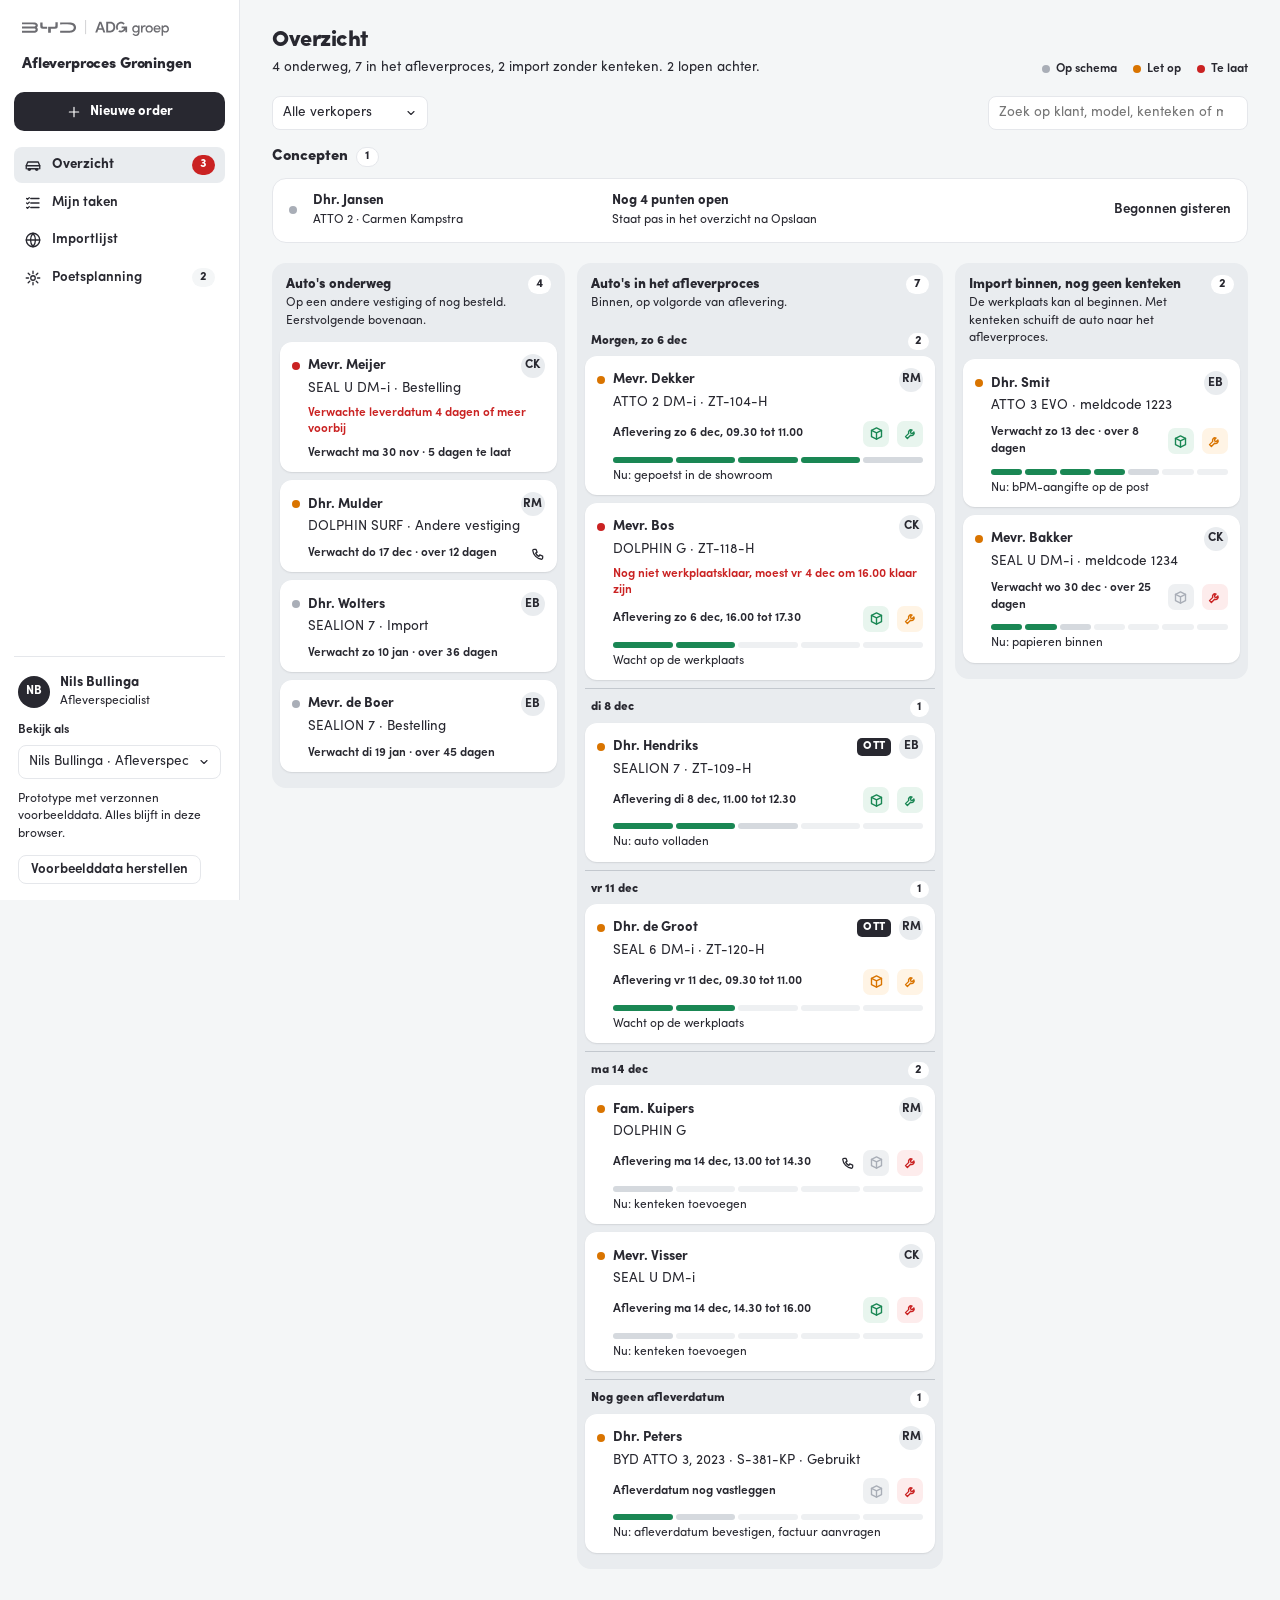
<file: index.html>
<!doctype html>
<html lang="nl">
<head>
<meta charset="utf-8">
<meta name="viewport" content="width=device-width,initial-scale=1">
<meta name="robots" content="noindex,nofollow">
<title>Overzicht · Afleverproces BYD Groningen</title>
<link rel="stylesheet" href="css/huisstijl.css?v=20261028h">
<link rel="stylesheet" href="css/componenten.css?v=20261028h">
<link rel="stylesheet" href="css/animaties.css?v=20261028h">
<link rel="stylesheet" href="css/app.css?v=20261028h">
</head>
<body>
<main class="pagina">
  <div class="pagina-kop">
    <div>
      <h1>Overzicht</h1>
      <p id="samenvatting"></p>
    </div>
    <div class="legenda">
      <span><span class="stip st-grijs"></span>Op schema</span>
      <span><span class="stip st-oranje"></span>Let op</span>
      <span><span class="stip st-rood"></span>Te laat</span>
    </div>
  </div>
  <div class="filterbalk">
    <label class="vh" for="f_verkoper">Verkoper</label>
    <select id="f_verkoper" class="invoer"><option value="">Alle verkopers</option></select>
    <label class="vh" for="zoek">Zoeken</label>
    <input id="zoek" class="invoer zoek" type="search" placeholder="Zoek op klant, model, kenteken of meldcode">
  </div>
  <div id="concepten"></div>
  <div class="bord drie" id="rijen"></div>
</main>
<script src="js/proces.js?v=20261028h"></script>
<script src="js/demo-data.js?v=20261028h"></script>
<script src="js/ui.js?v=20261028h"></script>
<script src="js/bord.js?v=20261028h"></script>
</body>
</html>
</file>
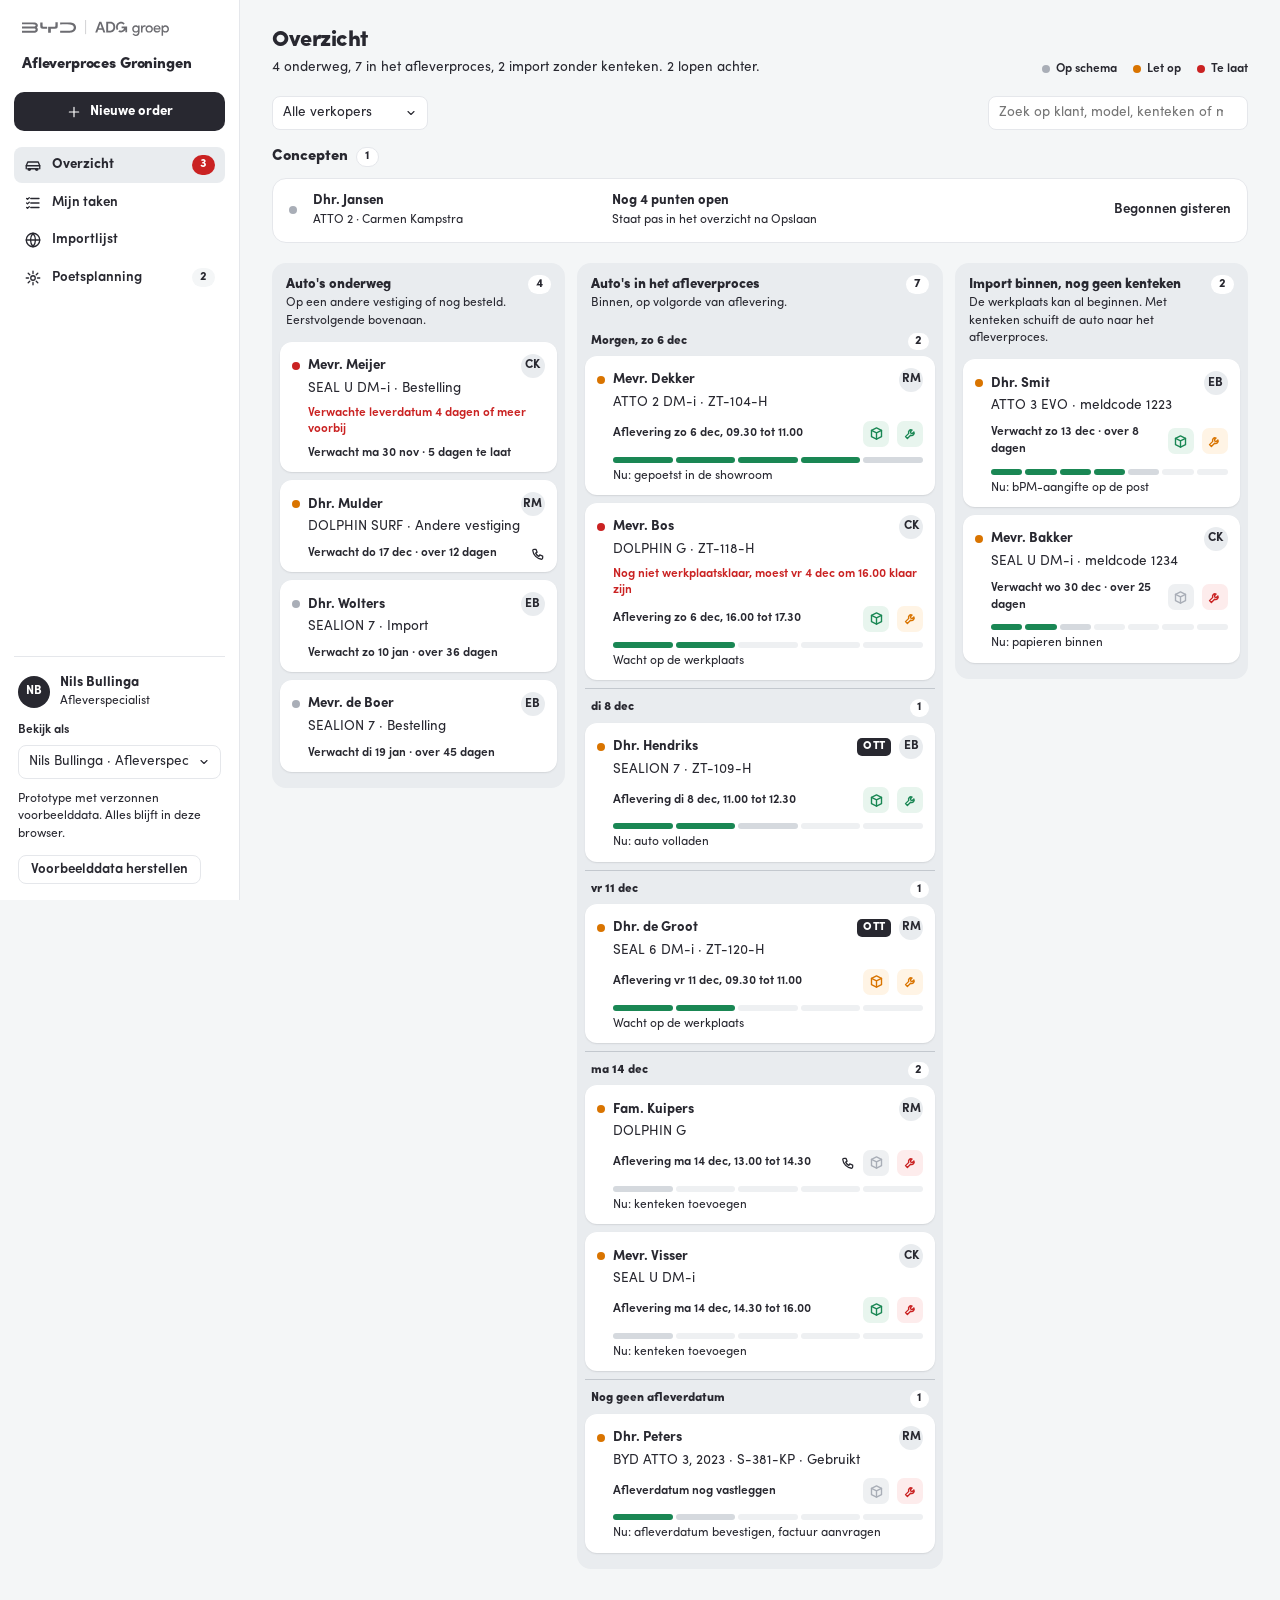
<file: behandeld.html>
<!doctype html>
<html lang="nl">
<head>
<meta charset="utf-8">
<meta name="viewport" content="width=device-width,initial-scale=1">
<meta name="robots" content="noindex,nofollow">
<title>Behandeld · Afleverproces BYD Groningen</title>
<link rel="stylesheet" href="css/huisstijl.css?v=20261028h">
<link rel="stylesheet" href="css/componenten.css?v=20261028h">
<link rel="stylesheet" href="css/animaties.css?v=20261028h">
<link rel="stylesheet" href="css/app.css?v=20261028h">
</head>
<body>
<main class="pagina smal">
  <div class="pagina-kop">
    <div>
      <h1>Behandeld</h1>
      <p>Wat de werkplaats heeft afgerond. Iets per ongeluk afgevinkt? Zet het hier terug; dat komt in het logboek.</p>
    </div>
  </div>
  <div id="behandeld"></div>
</main>
<script src="js/proces.js?v=20261028h"></script>
<script src="js/demo-data.js?v=20261028h"></script>
<script src="js/ui.js?v=20261028h"></script>
<script src="js/behandeld.js?v=20261028h"></script>
</body>
</html>
</file>
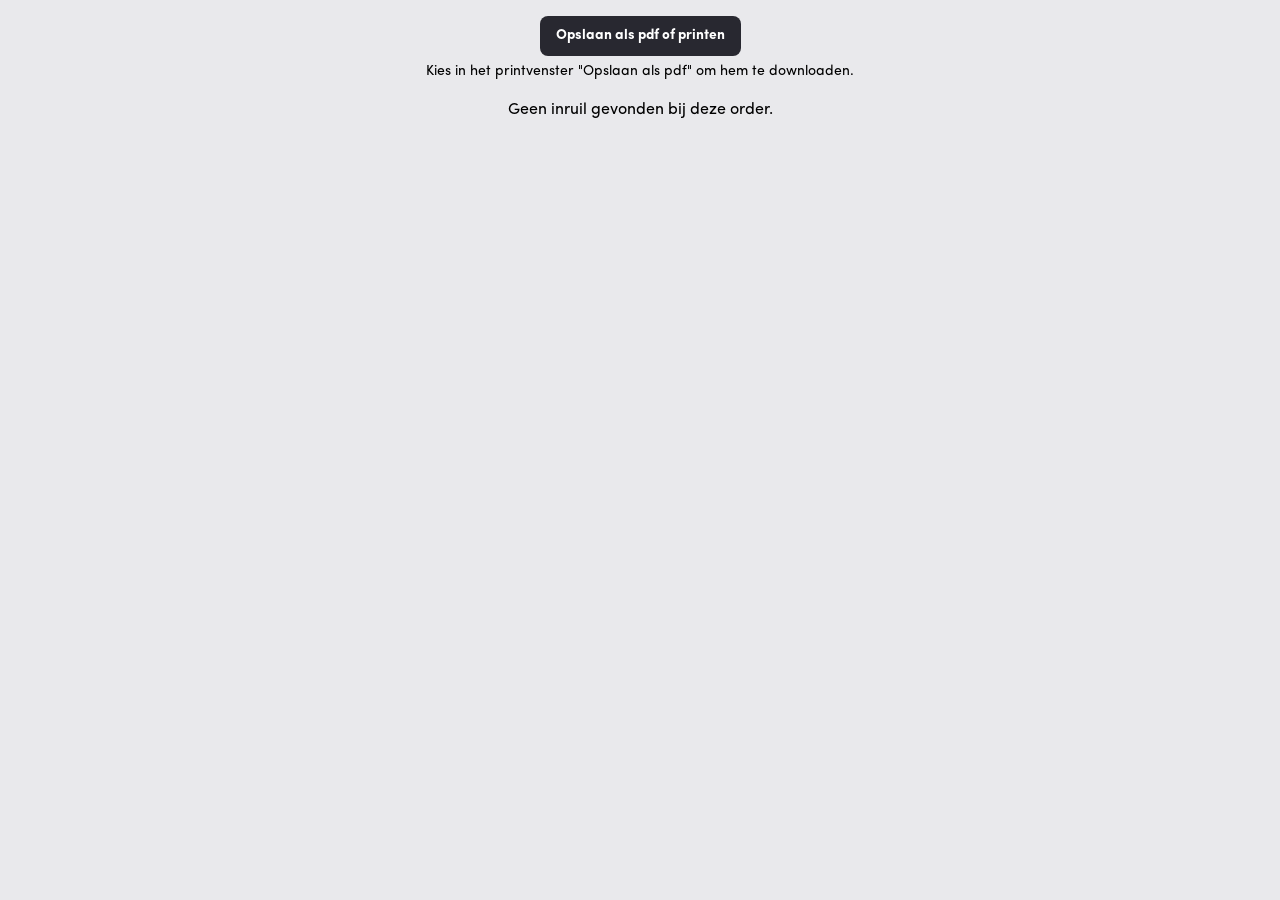
<file: briefje-handelsauto.html>
<!doctype html>
<html lang="nl">
<head>
<meta charset="utf-8">
<meta name="viewport" content="width=device-width,initial-scale=1">
<meta name="robots" content="noindex,nofollow">
<title>Briefje handelsauto · Afleverproces BYD Groningen</title>
<link rel="stylesheet" href="css/huisstijl.css?v=20261028h">
<style>
  /* A4 staand, alleen zwart: scheelt inkt. Het logo gaat ook naar grijs. */
  @page { size: A4 portrait; margin: 0; }
  body { background: #e9e9ec; margin: 0; font-family: var(--font, "Sofia Pro", sans-serif); color: #000; }
  .knoppen { display: flex; flex-direction: column; align-items: center; gap: 6px; padding: 16px; font-size: 14px; }
  .knoppen button { background: #282830; color: #fff; border: none; border-radius: 8px; padding: 10px 16px; font: inherit; font-weight: 700; cursor: pointer; }
  .vel { width: 210mm; height: 297mm; margin: 0 auto 24px; background: #fff; box-sizing: border-box; padding: 18mm 18mm 16mm; display: flex; flex-direction: column; }
  .boven { display: flex; justify-content: space-between; align-items: center; border-bottom: 1.2mm solid #000; padding-bottom: 7mm; }
  .boven img { height: 11mm; filter: grayscale(1) brightness(0); }
  .boven .wat { font-size: 16pt; font-weight: 700; }
  h1 { font-size: 66pt; font-weight: 800; letter-spacing: -.02em; line-height: 1; margin: 22mm 0 0; }
  .plaat { margin-top: 14mm; border: 2.2mm solid #000; border-radius: 5mm; padding: 6mm 0; text-align: center; font-size: 92pt; font-weight: 800; letter-spacing: .03em; line-height: 1; }
  .auto { margin-top: 12mm; font-size: 36pt; font-weight: 800; line-height: 1.15; }
  .auto.leeg { font-size: 18pt; font-weight: 600; }
  .onder { margin-top: auto; display: grid; grid-template-columns: 1fr 1fr; gap: 8mm; border-top: 1px solid #000; padding-top: 7mm; }
  .onder .lbl { font-size: 13pt; font-weight: 600; }
  .onder .w { font-size: 26pt; font-weight: 800; margin-top: 1.5mm; }
  @media print { body { background: #fff; } .knoppen { display: none; } .vel { margin: 0; } }
</style>
</head>
<body>
<div class="knoppen"><button onclick="print()">Opslaan als pdf of printen</button><span>Kies in het printvenster "Opslaan als pdf" om hem te downloaden.</span></div>
<div id="vel"></div>
<script src="js/proces.js?v=20261028h"></script>
<script src="js/demo-data.js?v=20261028h"></script>
<script src="js/ui.js?v=20261028h"></script>
<script>
  const o = laadOrders().find(x => x.id === new URLSearchParams(location.search).get("id"));
  const lang = iso => { const d = naarDatum(iso); return `${d.getDate()} ${["januari", "februari", "maart", "april", "mei", "juni", "juli", "augustus", "september", "oktober", "november", "december"][d.getMonth()]} ${d.getFullYear()}`; };

  function teken(auto) {
    const ingeleverd = o.vink.afgeleverd?.op.slice(0, 10);
    document.getElementById("vel").innerHTML = `
      <div class="vel">
        <div class="boven"><img src="assets/adg-groep.svg" alt="ADG Groep"><span class="wat">Inruil</span></div>
        <h1>Handelsauto</h1>
        <div class="plaat">${esc(o.inruil.kenteken.toUpperCase())}</div>
        ${auto ? `<div class="auto">${esc(auto.merk)} ${esc(auto.model || "")}</div>` : `<div class="auto leeg">Merk en model niet gevonden bij de RDW.</div>`}
        <div class="onder">
          <div><div class="lbl">Ingeleverd op</div><div class="w">${ingeleverd ? lang(ingeleverd) : "Nog niet afgeleverd"}</div></div>
          <div><div class="lbl">Verkoper</div><div class="w">${esc(o.verkoper)}</div></div>
        </div>
      </div>`;
  }

  if (!o || !o.heeftInruil || !o.inruil?.kenteken) {
    document.getElementById("vel").innerHTML = `<p style="text-align:center">Geen inruil gevonden bij deze order.</p>`;
  } else if (o.inruil.merk) {
    teken({ merk: o.inruil.merk, model: o.inruil.model });
  } else {
    /* nog niet opgehaald bij het invullen: nu alsnog bij de RDW */
    document.getElementById("vel").innerHTML = `<p style="text-align:center">Merk en model ophalen bij de RDW...</p>`;
    rdwAuto(o.inruil.kenteken).then(teken);
  }
</script>
</body>
</html>
</file>
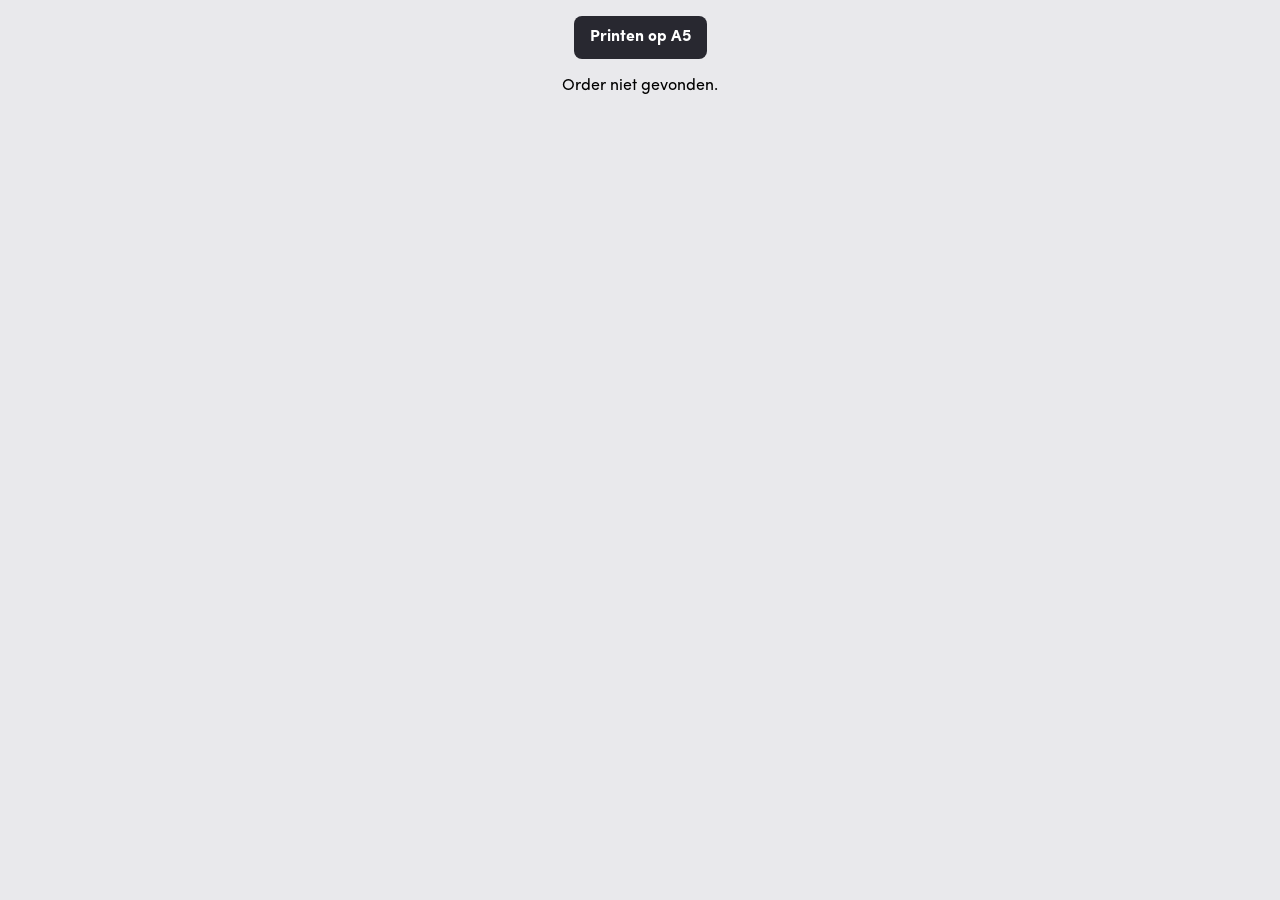
<file: briefje.html>
<!doctype html>
<html lang="nl">
<head>
<meta charset="utf-8">
<meta name="viewport" content="width=device-width,initial-scale=1">
<meta name="robots" content="noindex,nofollow">
<title>Briefje voorruit · Afleverproces BYD Groningen</title>
<link rel="stylesheet" href="css/huisstijl.css?v=20261028h">
<style>
  @page { size: A5 landscape; margin: 0; }
  body { background: #e9e9ec; margin: 0; font-family: var(--font, "Sofia Pro", sans-serif); color: #000; }
  .knoppen { display: flex; gap: 8px; justify-content: center; padding: 16px; }
  .knoppen button { background: #282830; color: #fff; border: none; border-radius: 8px; padding: 10px 16px; font: inherit; font-weight: 700; cursor: pointer; }
  .vel { width: 210mm; height: 148mm; margin: 0 auto 24px; background: #fff; box-sizing: border-box; padding: 14mm 16mm; display: flex; flex-direction: column; border-top: 8mm solid #ca2222; }
  .boven { display: flex; justify-content: space-between; align-items: center; }
  .boven img { height: 11mm; }
  .boven .wat { font-size: 15pt; font-weight: 700; }
  .midden { display: flex; justify-content: space-between; align-items: flex-start; gap: 10mm; margin-top: 12mm; }
  .meldcode { text-align: right; }
  .meldcode .lbl { font-size: 13pt; font-weight: 700; }
  .meldcode .code { font-size: 64pt; font-weight: 800; letter-spacing: .02em; line-height: 1; }
  .datum { font-size: 44pt; font-weight: 800; letter-spacing: -.02em; line-height: 1; }
  .tijd { font-size: 22pt; font-weight: 700; margin-top: 3mm; }
  .klant { font-size: 30pt; font-weight: 800; margin-top: 9mm; }
  .auto { font-size: 15pt; font-weight: 600; margin-top: 2mm; }
  .onder { margin-top: auto; display: grid; grid-template-columns: 1fr 1fr; gap: 6mm; border-top: 1px solid #000; padding-top: 5mm; }
  .onder .lbl { font-size: 11pt; font-weight: 600; }
  .onder .w { font-size: 20pt; font-weight: 800; margin-top: 1mm; }
  .onder .w.mc { color: #ca2222; }
  @media print { body { background: #fff; } .knoppen { display: none; } .vel { margin: 0; } }
</style>
</head>
<body>
<div class="knoppen"><button onclick="print()">Printen op A5</button></div>
<div id="vel"></div>
<script src="js/proces.js?v=20261028h"></script>
<script src="js/demo-data.js?v=20261028h"></script>
<script src="js/ui.js?v=20261028h"></script>
<script>
  const o = laadOrders().find(x => x.id === new URLSearchParams(location.search).get("id"));
  const lang = iso => { const d = naarDatum(iso); return `${["zondag", "maandag", "dinsdag", "woensdag", "donderdag", "vrijdag", "zaterdag"][d.getDay()]} ${d.getDate()} ${["januari", "februari", "maart", "april", "mei", "juni", "juli", "augustus", "september", "oktober", "november", "december"][d.getMonth()]}`; };
  document.getElementById("vel").outerHTML = o ? `
    <div class="vel">
      <div class="boven"><img src="assets/adg-groep.svg" alt="ADG Groep"><span class="wat">Aflevering</span></div>
      <div class="midden">
        <div>
          <div class="datum">${o.afleverdatum ? lang(o.afleverdatum) : "Datum nog niet gepland"}</div>
          ${o.aflevertijd ? `<div class="tijd">${blokTekst(o.aflevertijd)} uur</div>` : ""}
        </div>
        <div class="meldcode"><div class="lbl">Meldcode</div><div class="code">${esc(meldcode(o) || "----")}</div></div>
      </div>
      <div class="klant">${esc(klantNaam(o))}</div>
      <div class="auto">${esc(autoNaam(o))}${o.auto.kenteken ? " · " + esc(o.auto.kenteken) : ""}</div>
      <div class="onder">
        <div><div class="lbl">Mastercare</div><div class="w ${o.mastercare ? "mc" : ""}">${o.mastercare ? "Ja" : "Nee"}</div></div>
        <div><div class="lbl">Verkoper</div><div class="w">${esc(o.verkoper)}</div></div>
      </div>
    </div>` : `<p style="text-align:center">Order niet gevonden.</p>`;
</script>
</body>
</html>
</file>
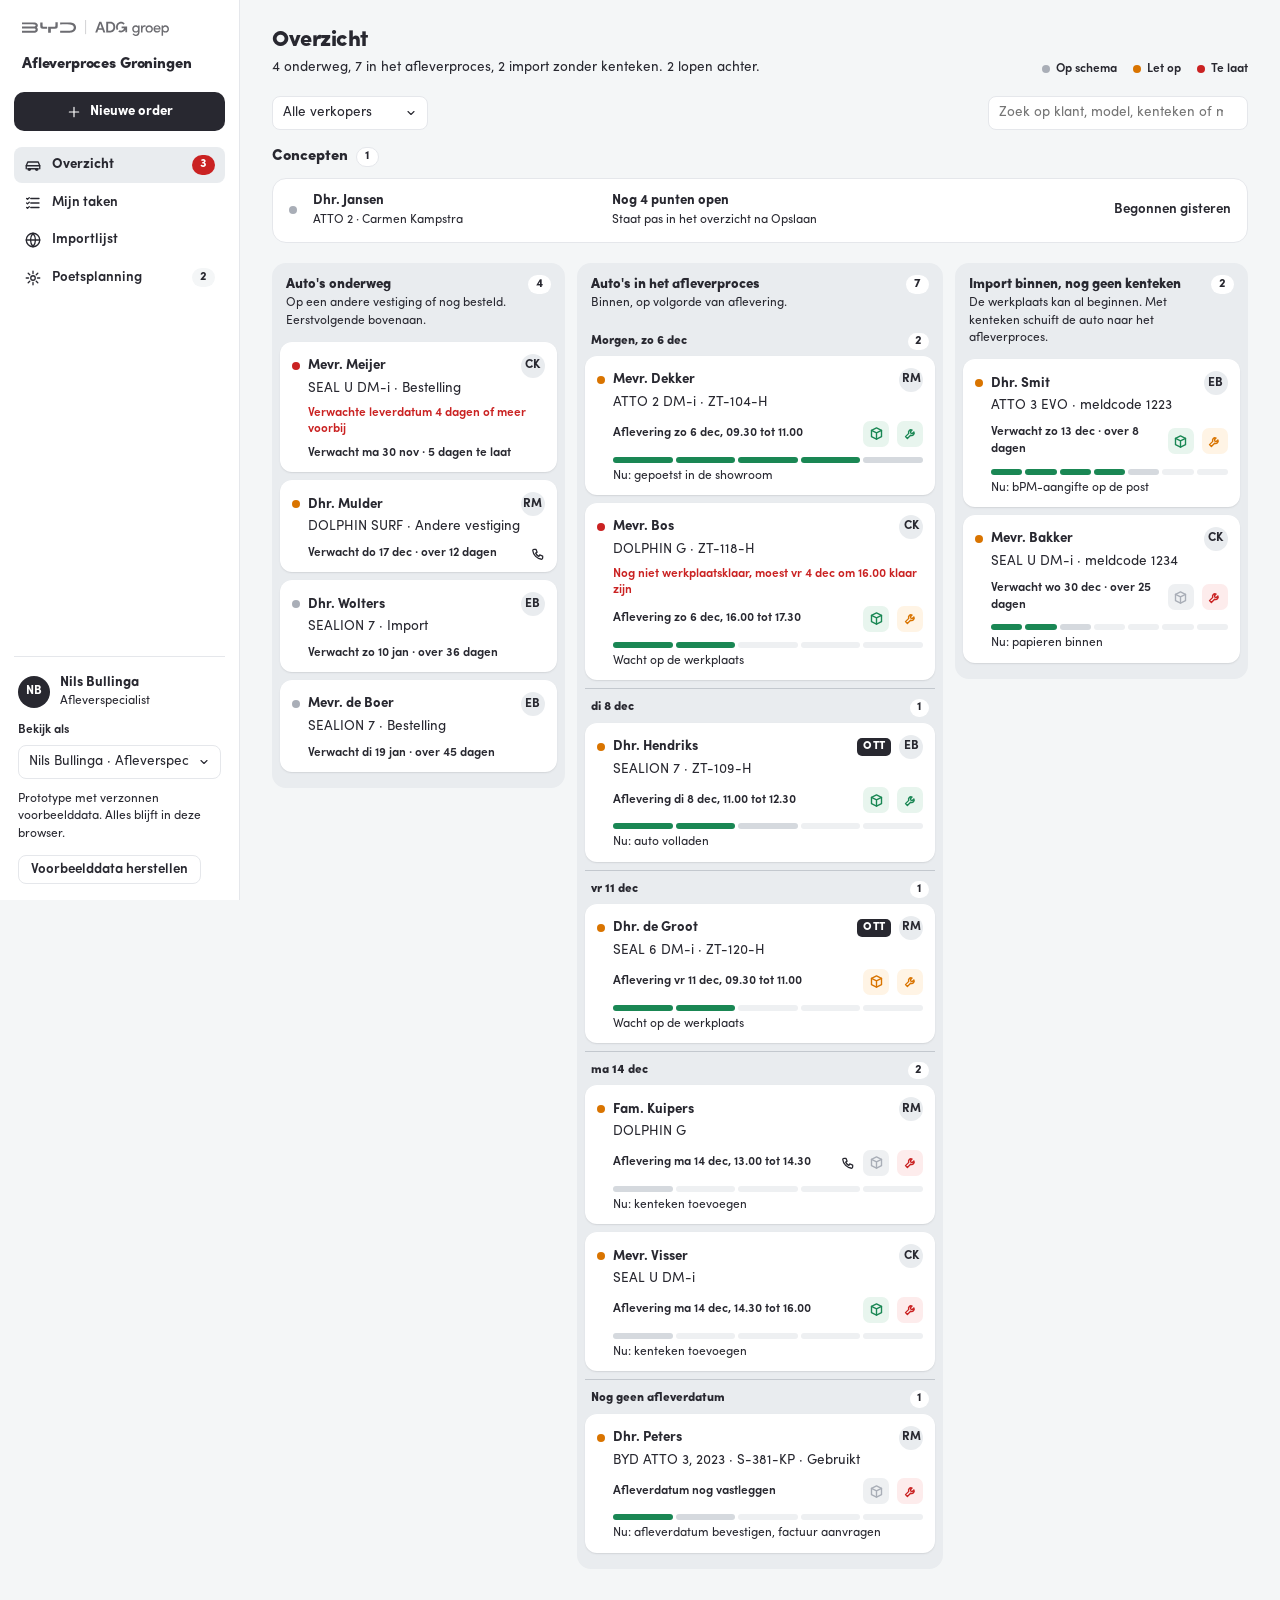
<file: dashboard.html>
<!doctype html>
<html lang="nl">
<head>
<meta charset="utf-8">
<meta name="viewport" content="width=device-width,initial-scale=1">
<meta name="robots" content="noindex,nofollow">
<title>Dashboard · Afleverproces BYD Groningen</title>
<link rel="stylesheet" href="css/huisstijl.css?v=20261028h">
<link rel="stylesheet" href="css/componenten.css?v=20261028h">
<link rel="stylesheet" href="css/animaties.css?v=20261028h">
<link rel="stylesheet" href="css/app.css?v=20261028h">
</head>
<body>
<main class="pagina smal">
  <div class="pagina-kop">
    <div>
      <h1>Dashboard</h1>
      <p>Stand van vandaag, BYD Groningen.</p>
    </div>
  </div>
  <div id="dashboard"></div>
</main>
<script src="js/proces.js?v=20261028h"></script>
<script src="js/demo-data.js?v=20261028h"></script>
<script src="js/ui.js?v=20261028h"></script>
<script src="js/dashboard.js?v=20261028h"></script>
</body>
</html>
</file>
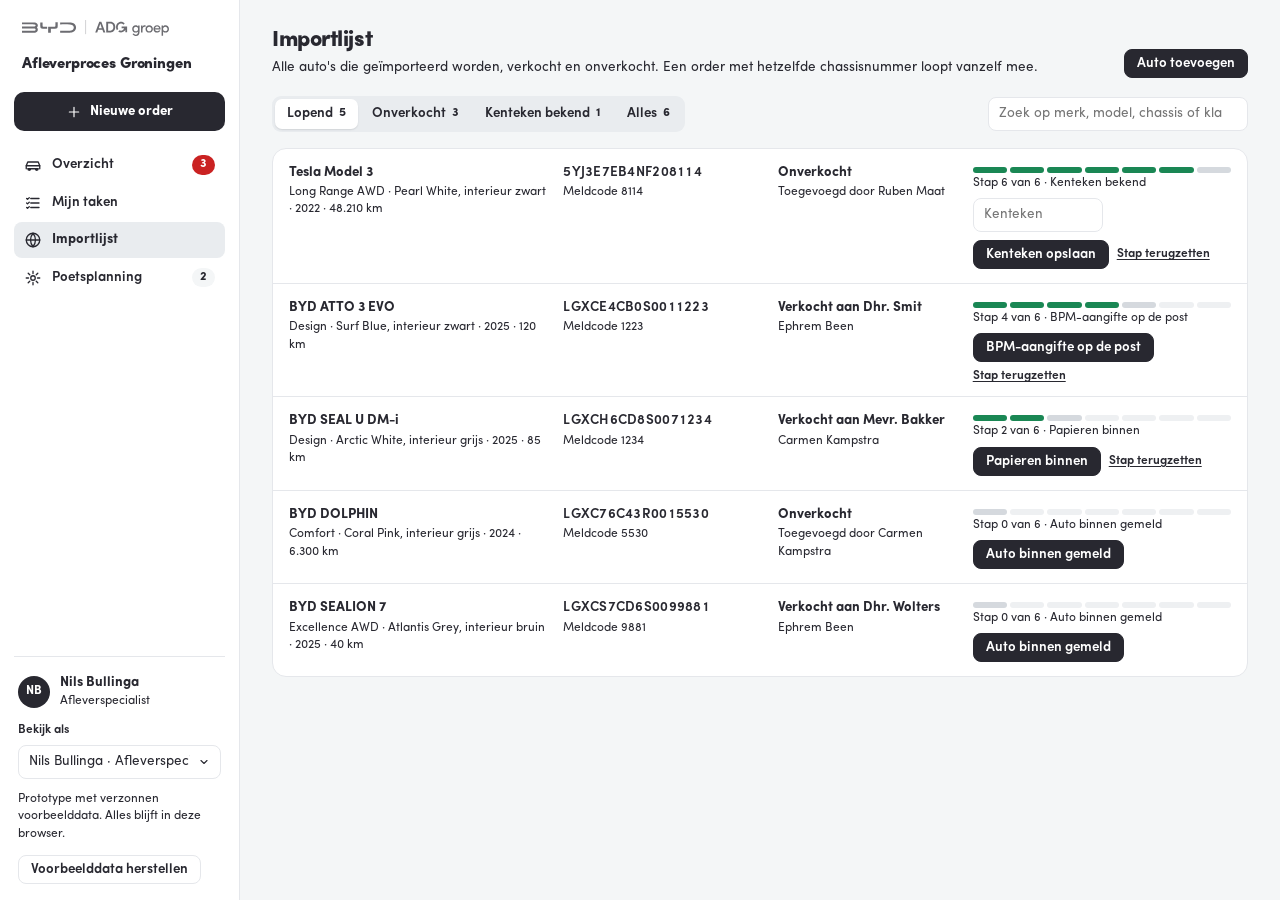
<file: import.html>
<!doctype html>
<html lang="nl">
<head>
<meta charset="utf-8">
<meta name="viewport" content="width=device-width,initial-scale=1">
<meta name="robots" content="noindex,nofollow">
<title>Importlijst · Afleverproces BYD Groningen</title>
<link rel="stylesheet" href="css/huisstijl.css?v=20261028h">
<link rel="stylesheet" href="css/componenten.css?v=20261028h">
<link rel="stylesheet" href="css/animaties.css?v=20261028h">
<link rel="stylesheet" href="css/app.css?v=20261028h">
</head>
<body>
<main class="pagina smal">
  <div class="pagina-kop">
    <div>
      <h1>Importlijst</h1>
      <p>Alle auto's die geïmporteerd worden, verkocht en onverkocht. Een order met hetzelfde chassisnummer loopt vanzelf mee.</p>
    </div>
    <button type="button" class="knop donker" id="toevoegen_open">Auto toevoegen</button>
  </div>
  <form class="paneel" id="f_import" hidden>
    <h2>Auto toevoegen bij de inkoop</h2>
    <div class="form-grid">
      <div class="veld"><label class="veld-lbl" for="i_merk">Merk</label><input id="i_merk" name="merk" class="invoer" required></div>
      <div class="veld"><label class="veld-lbl" for="i_model">Model</label><input id="i_model" name="model" class="invoer" required></div>
      <div class="veld"><label class="veld-lbl" for="i_uitvoering">Uitvoering</label><input id="i_uitvoering" name="uitvoering" class="invoer" required></div>
      <div class="veld"><label class="veld-lbl" for="i_chassis">Chassisnummer</label><input id="i_chassis" name="chassis" class="invoer" required minlength="17" maxlength="17" placeholder="17 tekens"></div>
      <div class="veld"><label class="veld-lbl" for="i_kleur_ext">Kleur exterieur</label><input id="i_kleur_ext" name="kleur_ext" class="invoer" required></div>
      <div class="veld"><label class="veld-lbl" for="i_kleur_int">Kleur interieur</label><input id="i_kleur_int" name="kleur_int" class="invoer" required></div>
      <div class="veld"><label class="veld-lbl" for="i_bouwjaar">Bouwjaar</label><input id="i_bouwjaar" name="bouwjaar" class="invoer" type="number" min="1990" max="2030" required></div>
      <div class="veld"><label class="veld-lbl" for="i_km">Kilometerstand</label><input id="i_km" name="km" class="invoer" type="number" min="0" required></div>
      <div class="knoppen"><button class="knop donker">Toevoegen</button><button type="button" class="knop" id="toevoegen_dicht">Annuleren</button></div>
    </div>
  </form>
  <div class="filterbalk">
    <div class="segment" id="weergave" role="group" aria-label="Welke auto's"></div>
    <label class="vh" for="zoek">Zoeken</label>
    <input id="zoek" class="invoer zoek" type="search" placeholder="Zoek op merk, model, chassis of klant">
  </div>
  <div id="lijst"></div>
</main>
<script src="js/proces.js?v=20261028h"></script>
<script src="js/demo-data.js?v=20261028h"></script>
<script src="js/ui.js?v=20261028h"></script>
<script src="js/import.js?v=20261028h"></script>
</body>
</html>
</file>
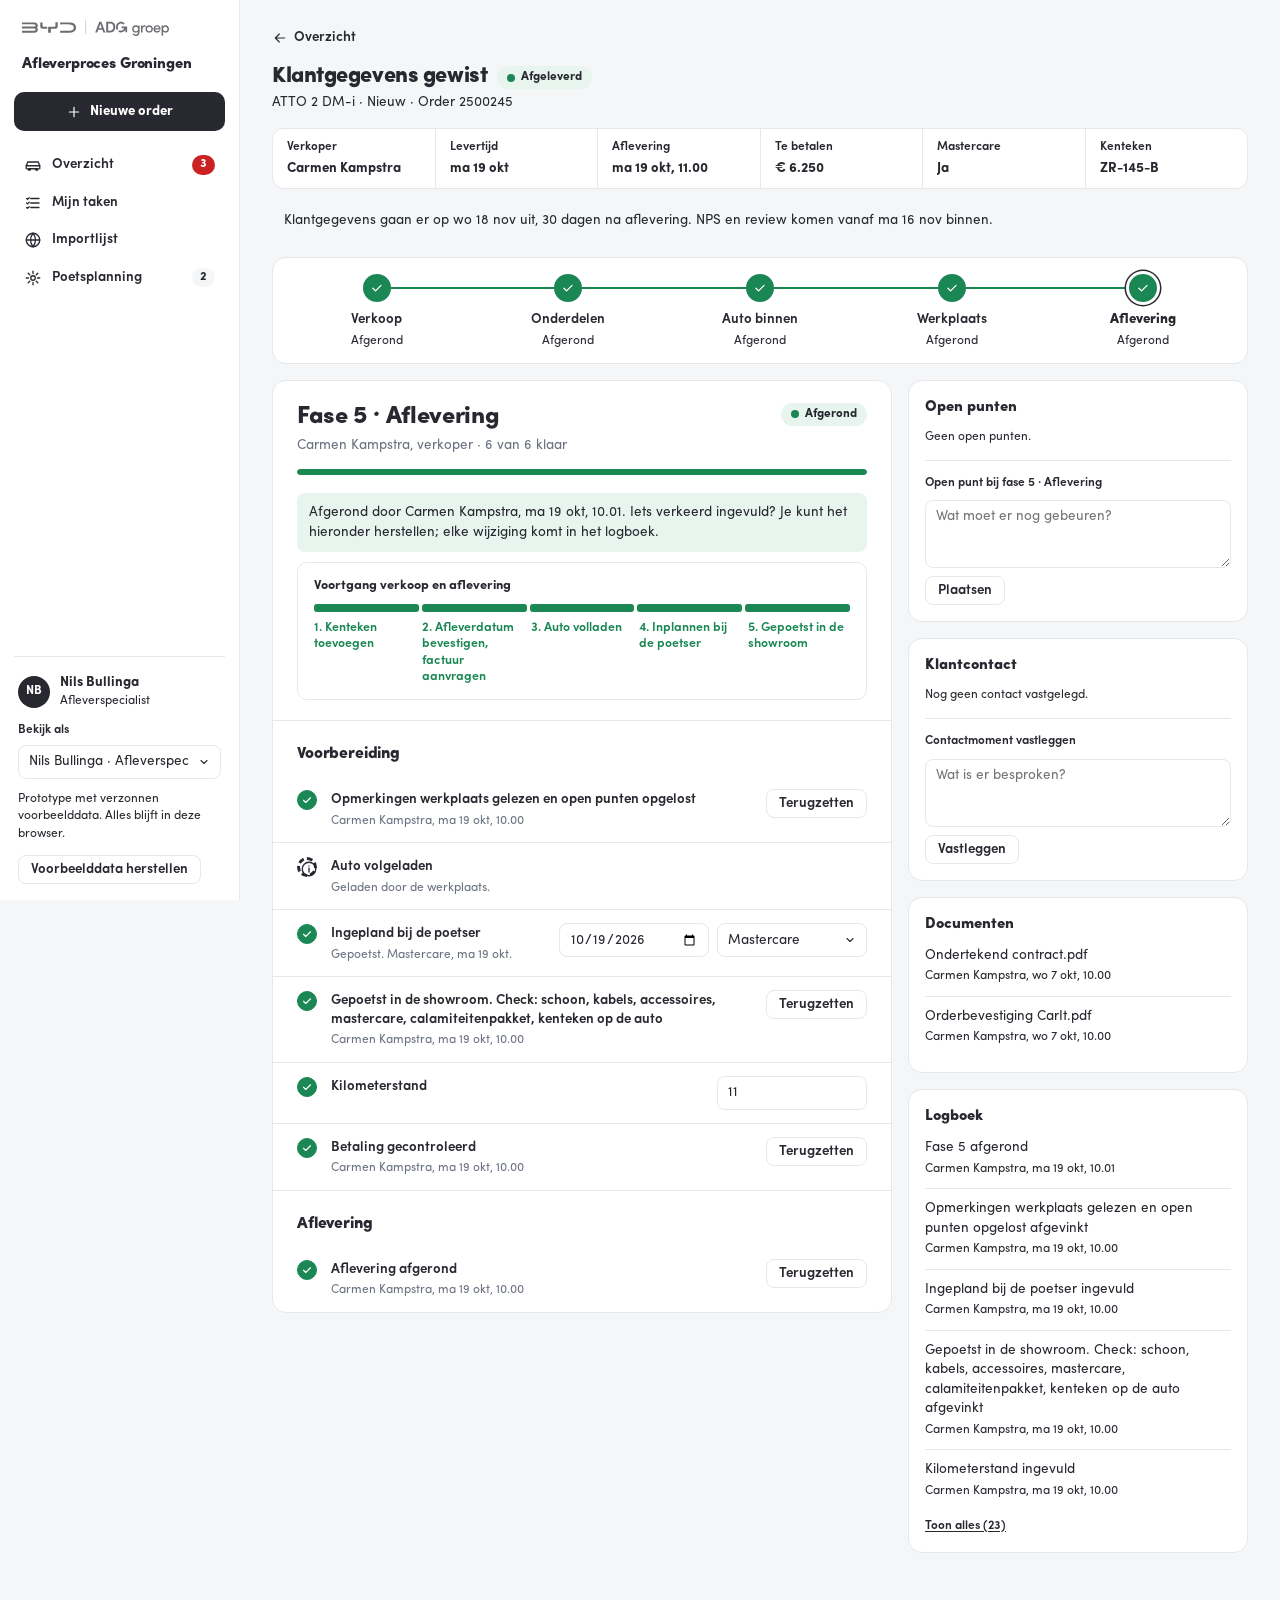
<file: order.html>
<!doctype html>
<html lang="nl">
<head>
<meta charset="utf-8">
<meta name="viewport" content="width=device-width,initial-scale=1">
<meta name="robots" content="noindex,nofollow">
<title>Order · Afleverproces BYD Groningen</title>
<link rel="stylesheet" href="css/huisstijl.css?v=20261028h">
<link rel="stylesheet" href="css/componenten.css?v=20261028h">
<link rel="stylesheet" href="css/animaties.css?v=20261028h">
<link rel="stylesheet" href="css/app.css?v=20261028h">
</head>
<body>
<main class="pagina smal" id="order"></main>
<script src="js/proces.js?v=20261028h"></script>
<script src="js/demo-data.js?v=20261028h"></script>
<script src="js/ui.js?v=20261028h"></script>
<script src="js/order.js?v=20261028h"></script>
</body>
</html>
</file>
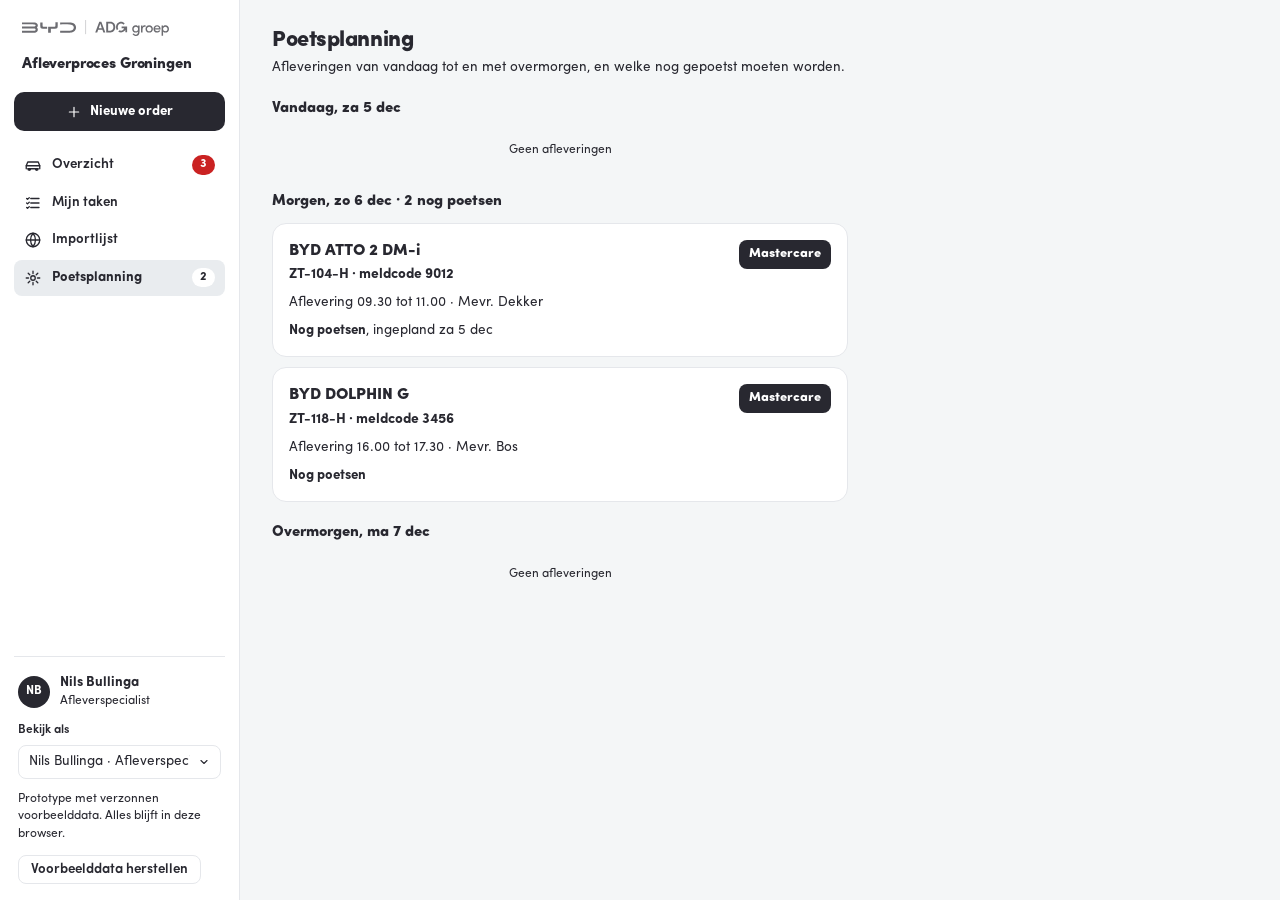
<file: poetsen.html>
<!doctype html>
<html lang="nl">
<head>
<meta charset="utf-8">
<meta name="viewport" content="width=device-width,initial-scale=1">
<meta name="robots" content="noindex,nofollow">
<title>Poetsplanning · Afleverproces BYD Groningen</title>
<link rel="stylesheet" href="css/huisstijl.css?v=20261028h">
<link rel="stylesheet" href="css/componenten.css?v=20261028h">
<link rel="stylesheet" href="css/animaties.css?v=20261028h">
<link rel="stylesheet" href="css/app.css?v=20261028h">
</head>
<body>
<main class="pagina smal" style="max-width:640px">
  <div class="pagina-kop">
    <div>
      <h1>Poetsplanning</h1>
      <p>Afleveringen van vandaag tot en met overmorgen, en welke nog gepoetst moeten worden.</p>
    </div>
  </div>
  <div id="poetsen"></div>
</main>
<script src="js/proces.js?v=20261028h"></script>
<script src="js/demo-data.js?v=20261028h"></script>
<script src="js/ui.js?v=20261028h"></script>
<script src="js/poetsen.js?v=20261028h"></script>
</body>
</html>
</file>
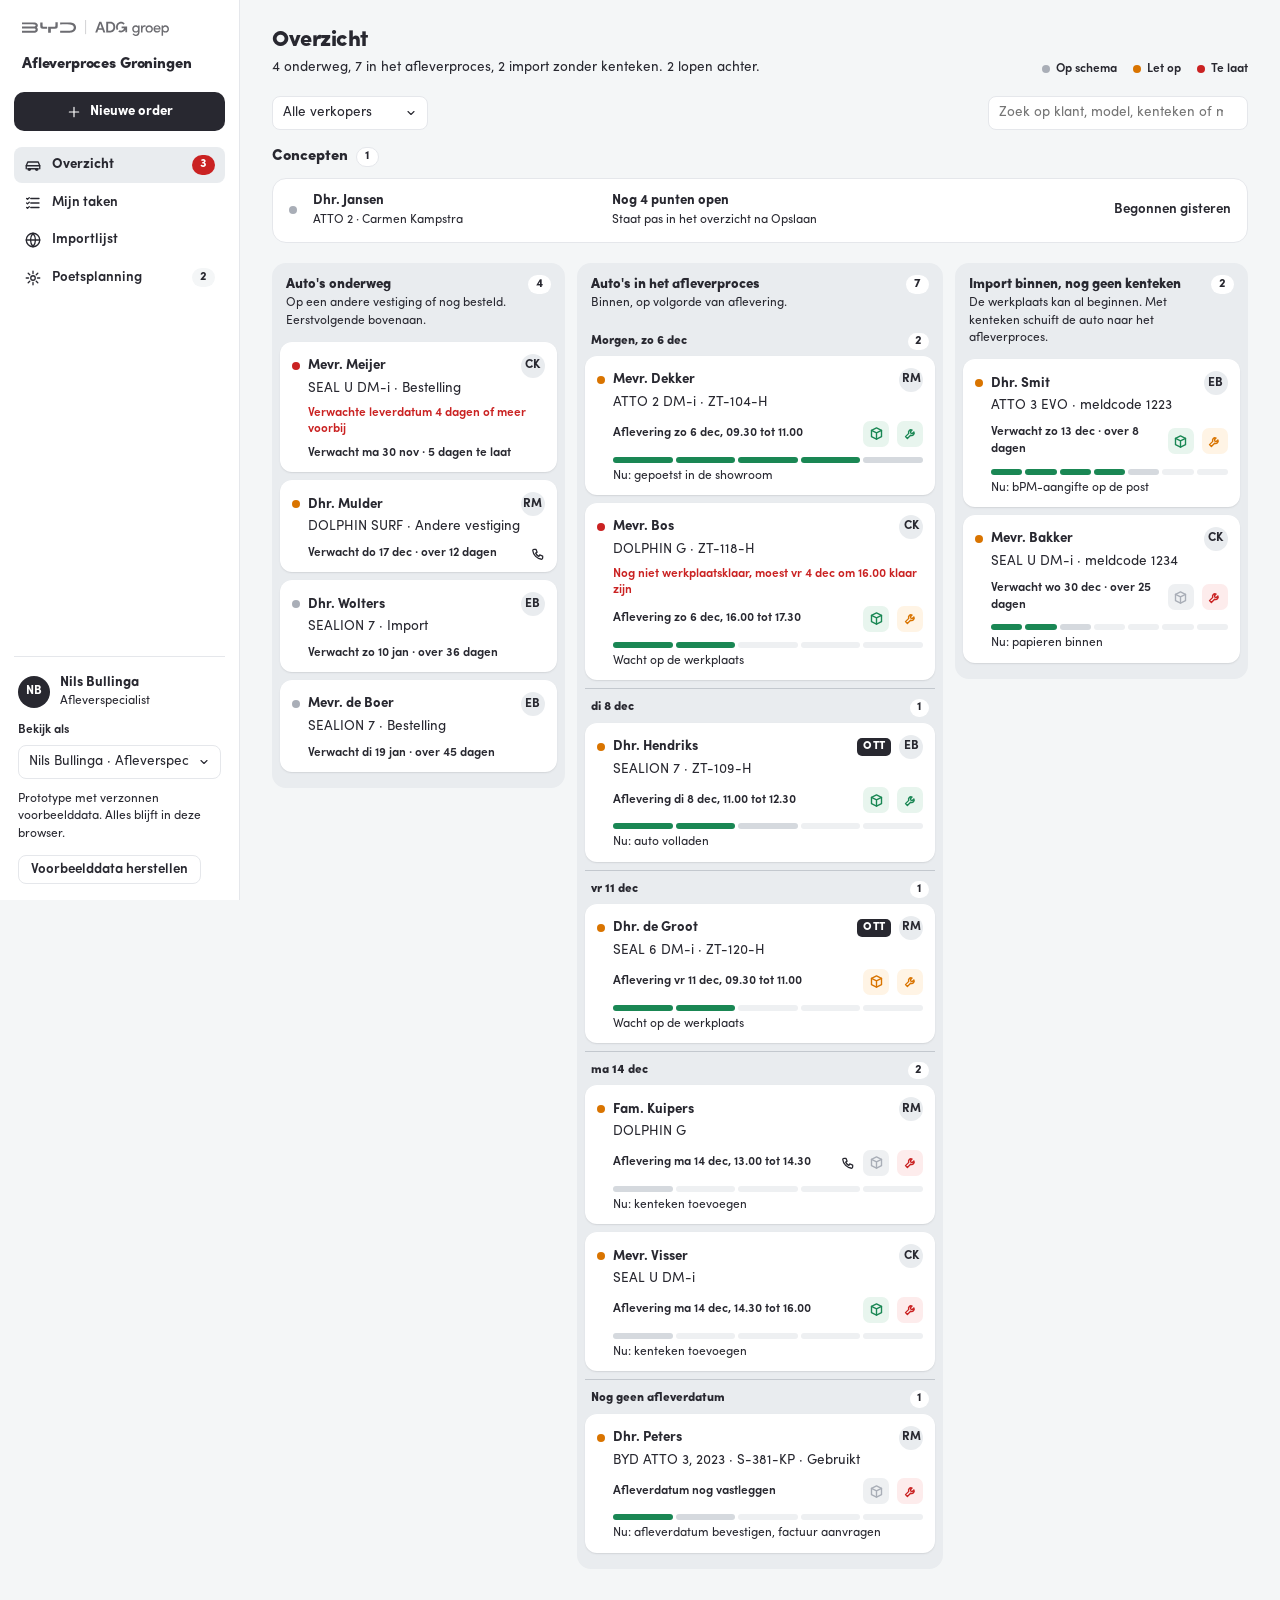
<file: premies.html>
<!doctype html>
<html lang="nl">
<head>
<meta charset="utf-8">
<meta name="viewport" content="width=device-width,initial-scale=1">
<meta name="robots" content="noindex,nofollow">
<title>Premielijst · Afleverproces BYD Groningen</title>
<link rel="stylesheet" href="css/huisstijl.css?v=20261028h">
<link rel="stylesheet" href="css/componenten.css?v=20261028h">
<link rel="stylesheet" href="css/animaties.css?v=20261028h">
<link rel="stylesheet" href="css/app.css?v=20261028h">
</head>
<body>
<main class="pagina smal" style="max-width:1000px">
  <div class="pagina-kop">
    <div>
      <h1>Premielijst</h1>
      <p>Premies per model en premiesoort, exclusief dealerbijdrage. De verkoper kiest in fase 1 van een order welke premie de klant krijgt.</p>
    </div>
  </div>
  <div id="premies"></div>
</main>
<script src="js/proces.js?v=20261028h"></script>
<script src="js/demo-data.js?v=20261028h"></script>
<script src="js/ui.js?v=20261028h"></script>
<script src="js/premies.js?v=20261028h"></script>
</body>
</html>
</file>
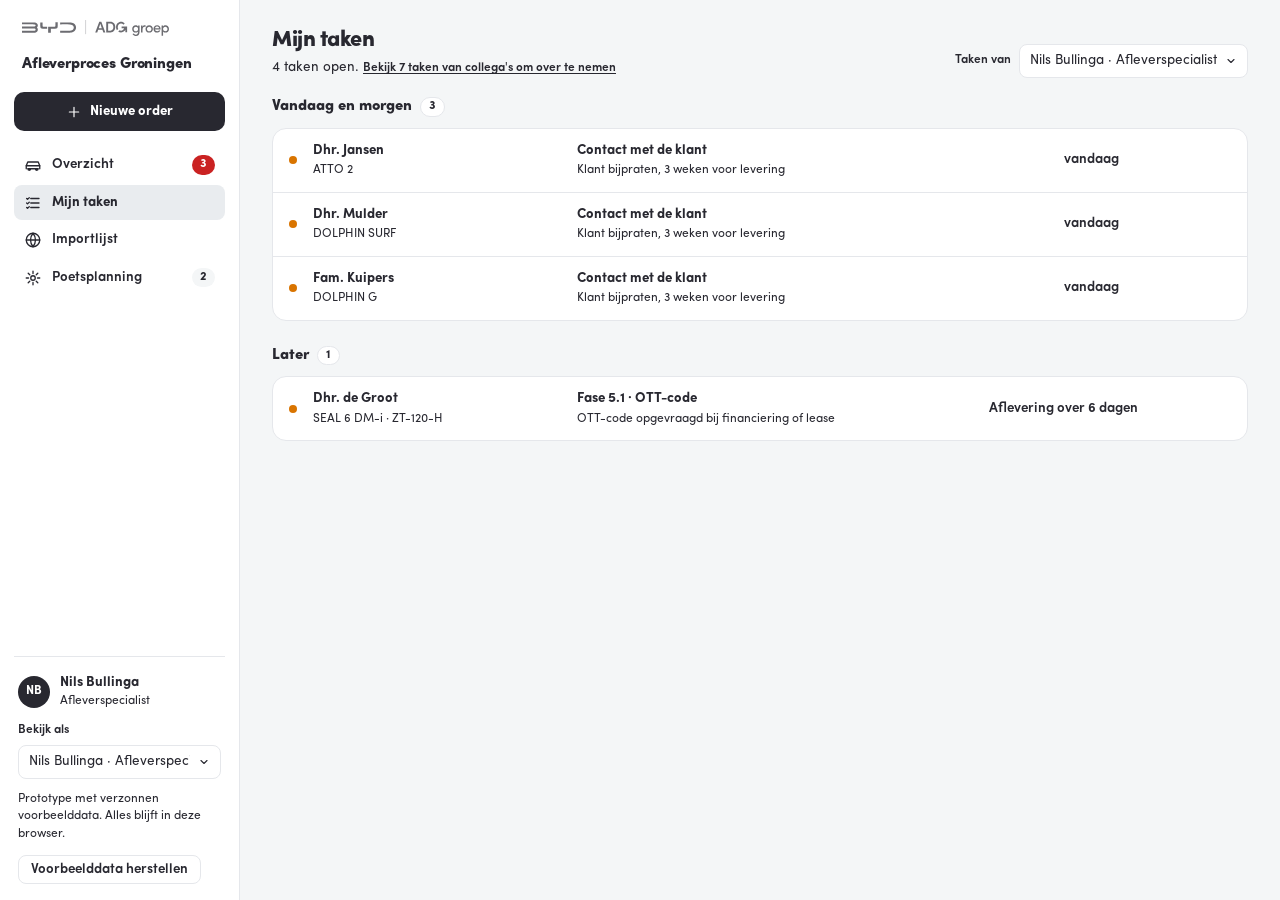
<file: taken.html>
<!doctype html>
<html lang="nl">
<head>
<meta charset="utf-8">
<meta name="viewport" content="width=device-width,initial-scale=1">
<meta name="robots" content="noindex,nofollow">
<title>Mijn taken · Afleverproces BYD Groningen</title>
<link rel="stylesheet" href="css/huisstijl.css?v=20261028h">
<link rel="stylesheet" href="css/componenten.css?v=20261028h">
<link rel="stylesheet" href="css/animaties.css?v=20261028h">
<link rel="stylesheet" href="css/app.css?v=20261028h">
</head>
<body>
<main class="pagina smal">
  <div class="pagina-kop">
    <div>
      <h1>Mijn taken</h1>
      <p id="samenvatting"></p>
    </div>
    <div class="filter-veld">
      <label class="veld-lbl" for="f_persoon">Taken van</label>
      <select id="f_persoon" class="invoer"></select>
    </div>
  </div>
  <div id="taken"></div>
</main>
<script src="js/proces.js?v=20261028h"></script>
<script src="js/demo-data.js?v=20261028h"></script>
<script src="js/ui.js?v=20261028h"></script>
<script src="js/taken.js?v=20261028h"></script>
</body>
</html>
</file>
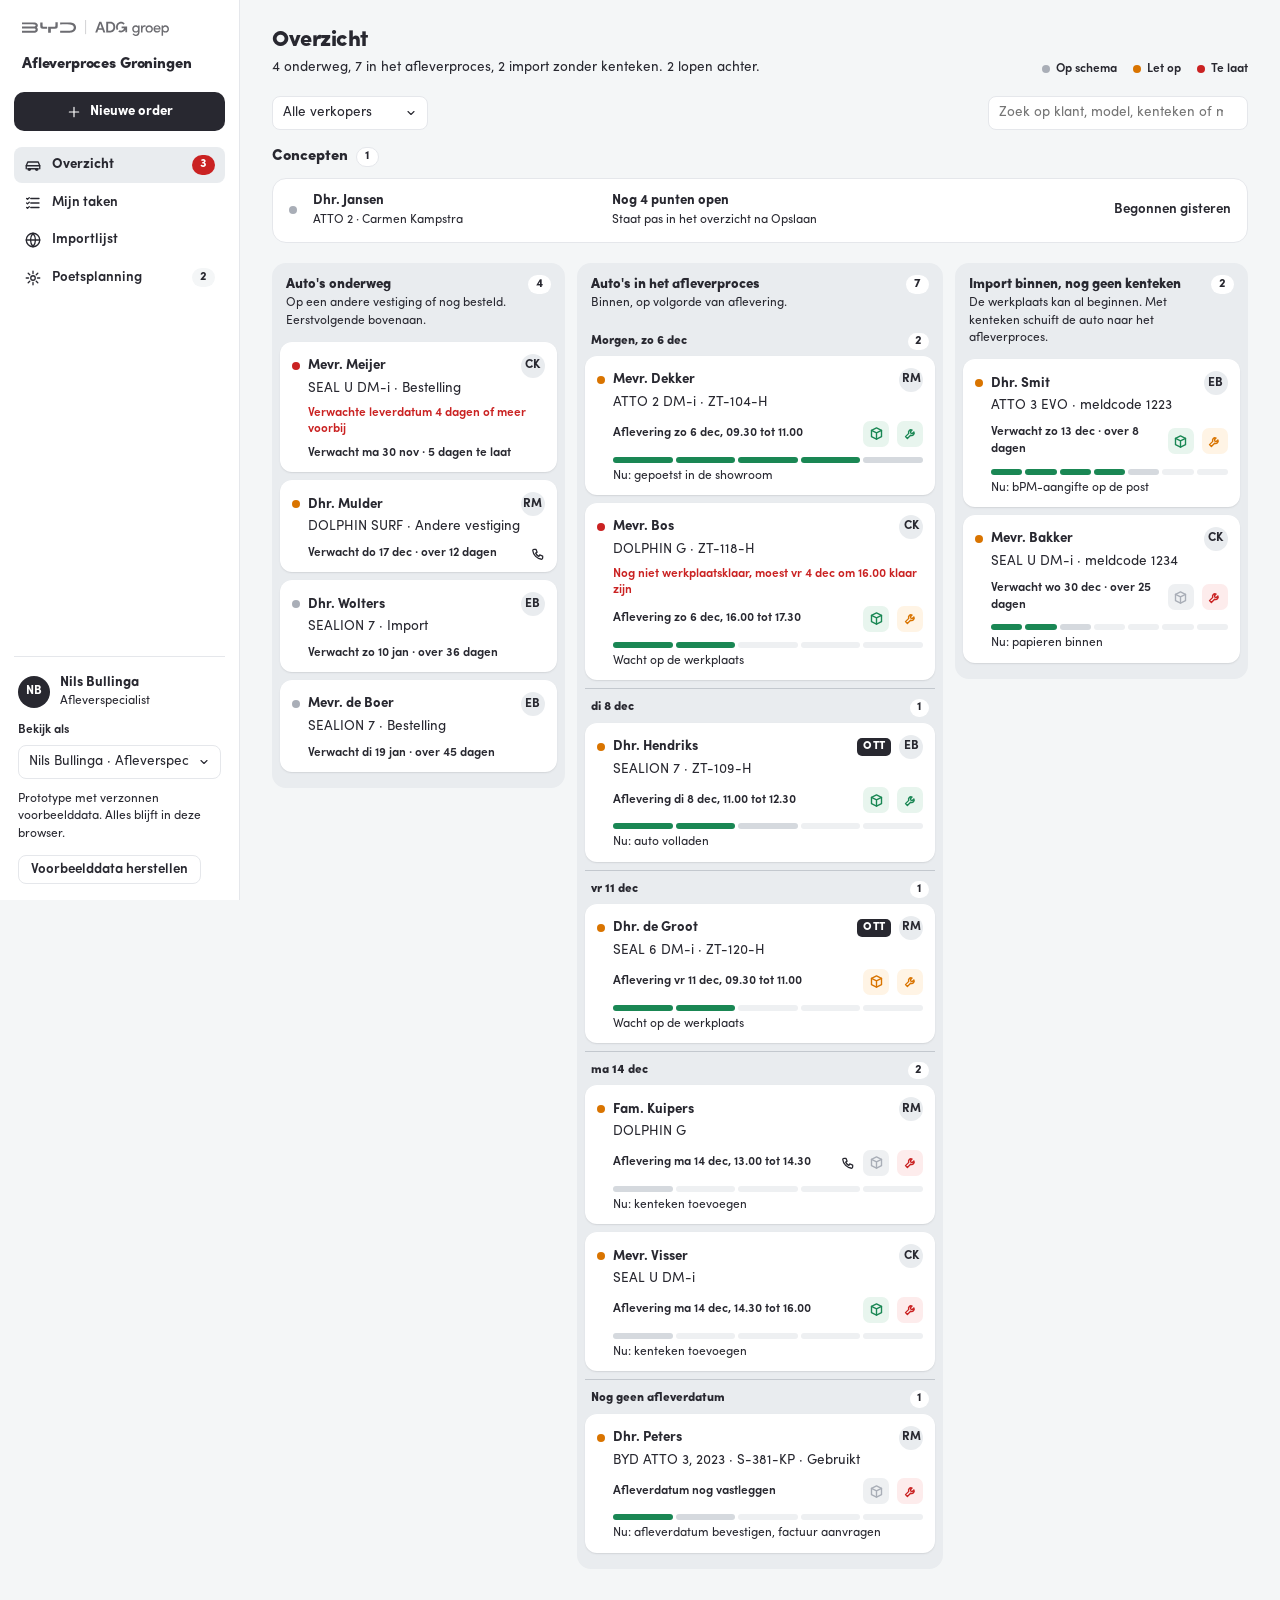
<file: werkplaats.html>
<!doctype html>
<html lang="nl">
<head>
<meta charset="utf-8">
<meta name="viewport" content="width=device-width,initial-scale=1">
<meta name="robots" content="noindex,nofollow">
<title>Werkplaats · Afleverproces BYD Groningen</title>
<link rel="stylesheet" href="css/huisstijl.css?v=20261028h">
<link rel="stylesheet" href="css/componenten.css?v=20261028h">
<link rel="stylesheet" href="css/animaties.css?v=20261028h">
<link rel="stylesheet" href="css/app.css?v=20261028h">
</head>
<body>
<main class="pagina">
  <div class="pagina-kop">
    <div>
      <h1>Werkplaats</h1>
      <p id="weektitel"></p>
    </div>
    <div class="week-nav" role="group" aria-label="Week kiezen">
      <button type="button" class="knop" data-week="-1">Vorige week</button>
      <button type="button" class="knop" data-week="0">Deze week</button>
      <button type="button" class="knop" data-week="1">Volgende week</button>
    </div>
  </div>
  <div class="legenda wp-legenda">
    <span><span class="stip st-rood"></span>Nog niet ingepland</span>
    <span><span class="stip st-oranje"></span>Ingepland, nog niet klaar</span>
    <span><span class="stip st-groen"></span>WP-klaar</span>
  </div>
  <div class="week" id="week"></div>
  <div class="wp-taken" id="wp_taken"></div>
</main>
<dialog class="venster" id="venster" aria-labelledby="venster_titel"></dialog>
<script src="js/proces.js?v=20261028h"></script>
<script src="js/demo-data.js?v=20261028h"></script>
<script src="js/ui.js?v=20261028h"></script>
<script src="js/werkplaats.js?v=20261028h"></script>
</body>
</html>
</file>
<file: css/huisstijl.css>
/* ==========================================================================
   ADG-huisstijl: kleuren, letter en basis. Elke pagina laadt dit bestand eerst.

   Waarom een los bestand: wil je een kleur of de letter aanpassen, dan doe je dat
   hier en verandert het op alle pagina's tegelijk. Pagina's gebruiken alleen de
   variabelen hieronder, nooit een losse kleurcode.

   Bron van de waarden: de ADG-huurpagina en het ADG-marketingdashboard
   (rood #ca2222, antraciet #282830, Sofia Pro), aangevuld met de lichtgrijzen uit
   de BYD-offertemodule. Structuur en maten zijn overgenomen uit de offertemodule.

   Sofia Pro: omgezette desktop-bestanden, dezelfde als in de offertemodule. Voor
   publieke hosting moet ADG bevestigen dat de licentie webfont-gebruik dekt.
   ========================================================================== */

@font-face{font-family:'Sofia Pro';src:url('../assets/fonts/sofiapro-400.woff2') format('woff2');font-weight:400;font-style:normal;font-display:swap}
@font-face{font-family:'Sofia Pro';src:url('../assets/fonts/sofiapro-500.woff2') format('woff2');font-weight:500;font-style:normal;font-display:swap}
@font-face{font-family:'Sofia Pro';src:url('../assets/fonts/sofiapro-600.woff2') format('woff2');font-weight:600;font-style:normal;font-display:swap}
@font-face{font-family:'Sofia Pro';src:url('../assets/fonts/sofiapro-700.woff2') format('woff2');font-weight:700;font-style:normal;font-display:swap}
@font-face{font-family:'Sofia Pro';src:url('../assets/fonts/sofiapro-800.woff2') format('woff2');font-weight:800;font-style:normal;font-display:swap}

:root{
  --ink:#282830;             /* ADG antraciet, primaire tekst */
  --ink-70:#5a5a66;          /* labels */
  --muted:#6b7280;           /* secundaire tekst */
  --app-bg:#fafafa;          /* paginacanvas */
  --surface:#ffffff;         /* kaarten en panelen */
  --surface-2:#f4f6f7;       /* subtiele vlakken en invoervelden (ADG-lichtgrijs) */
  --line:#e5e7eb;            /* randen */
  --accent:#ca2222;          /* ADG rood, primaire acties */
  --accent-ink:#b01c1c;      /* rood hover */
  --accent-soft:#fde9e9;     /* rood vlak, meldingen */
  --focus:rgba(202,34,34,.14);
  --ok:#1a8754;              /* groen: ingediend, gelukt */
  --ok-soft:#e8f5ee;
  --warn:#b45309;            /* oranje: let op */
  --warn-soft:#fffbeb;
  --font:'Sofia Pro',-apple-system,BlinkMacSystemFont,'Segoe UI',Roboto,Arial,sans-serif;
  --r-sm:8px; --r-md:10px; --r-lg:16px;
  --shadow-card:0 24px 60px -24px rgba(40,40,48,.35);
  --shadow-hover:0 2px 12px rgba(40,40,48,.06);
}

*{box-sizing:border-box;margin:0;padding:0}
html,body{min-height:100%}
body{
  font-family:var(--font);
  background:var(--app-bg);
  color:var(--ink);
  -webkit-font-smoothing:antialiased;
  line-height:1.45;
}
button,input,select,textarea{font-family:inherit}
a{color:var(--accent)}
.hidden{display:none!important}

/* Beveiligde pagina's staan op <html class="wacht-op-login"> tot vereisLogin() de sessie
   heeft goedgekeurd. Zo flitst er nooit een formulier of lijst in beeld voor iemand die
   niet is ingelogd. */
.wacht-op-login body{visibility:hidden}

/* balk onderin bij een verbindingsfout met de database */
.verbindingsfout{
  position:fixed;left:16px;right:16px;bottom:16px;z-index:999;visibility:visible;
  background:var(--ink);color:#fff;border-radius:var(--r-md);padding:12px 16px;font-size:13px;
  box-shadow:var(--shadow-card);
}
.verbindingsfout button{margin-left:10px;background:none;border:1px solid rgba(255,255,255,.4);color:#fff;border-radius:6px;padding:3px 9px;cursor:pointer}
</file>
<file: css/componenten.css>
/* ==========================================================================
   Bouwstenen die op meer dan één pagina voorkomen: inlogscherm, kaarten, knoppen,
   velden, lijsten, tegels en tabellen. Laad na huisstijl.css.

   Structuur en maten zijn één op één overgenomen uit de BYD-offertemodule
   (site/index.html daar), met de ADG-kleuren uit huisstijl.css. Een pagina die iets
   eigens nodig heeft, zet dat in een eigen bestand (css/formulier.css, enz.), niet hier.
   ========================================================================== */

/* ---------- inlogscherm, split-screen (index.html) ---------- */
.auth-split{
  min-height:100dvh;background:var(--surface);
  display:grid;grid-template-columns:minmax(0,460px) 1fr;
}
.auth-form{
  display:flex;flex-direction:column;
  padding:44px 52px;width:100%;max-width:520px;margin:0 auto;min-height:100dvh;
}
.auth-brand{display:flex;align-items:center;gap:12px;padding-top:6px}
.auth-brand img{height:26px;width:auto}
.auth-main{margin:auto 0}
.auth-form h1{font-size:30px;font-weight:800;letter-spacing:-.02em;line-height:1.1}
.auth-form .lead{font-size:13.5px;color:var(--muted);margin:10px 0 28px;line-height:1.5}
.auth-field{margin-bottom:16px}
.auth-field label{display:block;font-size:11px;font-weight:600;color:var(--ink-70);margin-bottom:6px}
.auth-field input{
  width:100%;background:var(--surface);border:1px solid var(--line);color:var(--ink);
  border-radius:var(--r-md);padding:12px 14px;font-size:14px;outline:none;
  transition:border-color .15s,box-shadow .15s;
}
.auth-field input:focus{border-color:var(--accent);box-shadow:0 0 0 3px var(--focus)}
.auth-submit{
  width:100%;margin-top:6px;background:var(--accent);color:#fff;border:none;border-radius:var(--r-md);
  padding:13px;font-size:14px;font-weight:700;cursor:pointer;
  transition:background .15s,transform .05s;
}
.auth-submit:hover{background:var(--accent-ink)}
.auth-submit:active{transform:translateY(1px)}
.auth-error{color:var(--accent);font-size:12.5px;margin-top:12px;min-height:16px}
.auth-foot{padding-top:24px;font-size:11px;color:var(--muted);display:flex;flex-wrap:wrap;gap:6px 14px}
.auth-aside{
  position:relative;overflow:hidden;color:#fff;
  background:radial-gradient(120% 90% at 100% 0%,#3a3a45 0%,var(--ink) 55%,#1c1c22 100%);
}
/* de G uit het ADG-logo als groot, half-transparant beeldmerk achter de tekst */
.auth-aside .merk{position:absolute;right:-8%;top:8%;width:78%;max-width:640px;opacity:.10}
.auth-aside .merk path{fill:#fff}
.auth-aside .streep{position:absolute;left:56px;top:56px;width:44px;height:4px;border-radius:2px;background:var(--accent)}
.auth-aside .copy{position:absolute;left:0;right:0;bottom:0;padding:56px}
.auth-aside .eyebrow{
  display:inline-flex;align-items:center;gap:7px;font-size:12px;font-weight:600;color:#fff;
  background:rgba(255,255,255,.10);border:1px solid rgba(255,255,255,.22);
  padding:6px 13px;border-radius:999px;margin-bottom:18px;
}
.auth-aside h2{font-size:29px;font-weight:800;letter-spacing:-.02em;line-height:1.16;max-width:16ch}
.auth-aside p{font-size:14px;color:rgba(255,255,255,.80);margin-top:12px;max-width:42ch;line-height:1.5}
@media (max-width:860px){
  .auth-split{grid-template-columns:1fr}
  .auth-aside{display:none}
  .auth-form{padding:40px 26px;justify-content:center}
}

/* ---------- gecentreerde kaartpagina's (start, wachtwoord, overzicht, dashboard) ---------- */
.scherm{
  min-height:100dvh;display:flex;align-items:center;justify-content:center;padding:20px;
  background:var(--app-bg);
}
.scherm.boven{align-items:flex-start;padding-top:40px}
.kaart{
  width:340px;max-width:100%;
  background:var(--surface);border:1px solid var(--line);border-radius:var(--r-lg);
  padding:32px 30px;color:var(--ink);box-shadow:var(--shadow-card);
}
.kaart.breed{width:760px;max-width:96vw;padding:28px}
.kaart.dash{width:1000px;max-width:96vw;padding:28px}
.kaart h1{font-size:20px;font-weight:800;letter-spacing:-.01em;text-align:center}
.kaart h1 span{color:var(--accent)}
.kaart.dash h1{text-align:left}
.kaart-sub{font-size:12px;color:var(--muted);text-align:center;margin:6px 0 22px;line-height:1.5}
.kaart label{display:block;font-size:11px;font-weight:600;color:var(--ink-70);margin:10px 0 4px}
.kaart input,.kaart select{
  width:100%;background:var(--surface);border:1px solid var(--line);color:var(--ink);
  border-radius:var(--r-md);padding:11px 13px;font-size:13.5px;outline:none;
  transition:border-color .15s,box-shadow .15s;
}
.kaart input:focus,.kaart select:focus{border-color:var(--accent);box-shadow:0 0 0 3px var(--focus)}
.kaart-logo{display:block;height:22px;width:auto;margin:0 auto 18px}

/* ---------- knoppen ---------- */
.knop-primair{
  width:100%;margin-top:18px;background:var(--accent);color:#fff;border:none;border-radius:var(--r-md);
  padding:12px;font-size:13.5px;font-weight:700;cursor:pointer;
  transition:background .15s,transform .05s;
}
.knop-primair:hover{background:var(--accent-ink)}
.knop-primair:active{transform:translateY(1px)}
.knop-primair:disabled{opacity:.55;cursor:default}
.knop-keuze{
  width:100%;margin-top:10px;background:var(--surface);color:var(--ink);border:1px solid var(--line);
  border-radius:var(--r-md);padding:12px;font-size:13px;font-weight:600;cursor:pointer;
  transition:border-color .15s,box-shadow .15s;
}
.knop-keuze:hover{border-color:var(--accent);box-shadow:var(--shadow-hover)}
.knop-klein{
  width:100%;margin-top:10px;background:none;border:none;color:var(--muted);
  font-size:11.5px;font-weight:600;cursor:pointer;padding:6px;
}
.knop-klein:hover{color:var(--accent)}
.knop-sec{
  background:var(--surface);border:1px solid var(--line);color:var(--ink);
  border-radius:9px;padding:9px 12px;font-size:11.5px;font-weight:600;cursor:pointer;
  transition:border-color .15s,color .15s;
}
.knop-sec:hover{border-color:var(--accent);color:var(--accent)}
.knop-rij{display:grid;grid-template-columns:1fr 1fr;gap:8px;margin-top:14px}
.fout{color:var(--accent);font-size:12px;margin-top:10px;min-height:14px;text-align:center}
/* draaiend laadteken naast de knoptekst zolang Supabase nog niet bevestigd heeft */
.btn-busy::after{
  content:"";display:inline-block;width:10px;height:10px;margin-left:7px;vertical-align:-1px;
  border:2px solid currentColor;border-right-color:transparent;border-radius:50%;
  animation:btnspin .7s linear infinite;
}
@keyframes btnspin{to{transform:rotate(360deg)}}

/* ---------- lijsten (overzicht, laatste formulieren) ---------- */
.lijst-kop{display:flex;gap:8px;margin:18px 0 12px;flex-wrap:wrap}
.lijst-kop input,.lijst-kop select{
  background:var(--surface);border:1px solid var(--line);color:var(--ink);
  border-radius:var(--r-md);padding:10px 12px;font-size:13px;outline:none;
  transition:border-color .15s,box-shadow .15s;
}
.lijst-kop input{flex:2 1 220px}
.lijst-kop select{flex:1 1 140px}
.lijst-kop input:focus,.lijst-kop select:focus{border-color:var(--accent);box-shadow:0 0 0 3px var(--focus)}
.lijst{max-height:60vh;overflow-y:auto;min-height:140px}
.lijst-item{
  display:flex;justify-content:space-between;align-items:center;gap:10px;
  padding:12px 14px;border:1px solid var(--line);border-radius:var(--r-sm);margin-bottom:6px;
  font-size:12px;cursor:pointer;background:var(--surface);transition:border-color .15s,box-shadow .15s;
}
.lijst-item:hover{border-color:var(--accent);box-shadow:var(--shadow-hover)}
.lijst-item .who{font-weight:700;font-size:12.5px}
.lijst-item .meta2{color:var(--muted);font-size:11px;margin-top:2px}
.lijst-leeg{font-size:12px;color:var(--muted);padding:18px 4px;text-align:center}

/* statuslabel: concept of ingediend */
.badge{display:inline-block;font-size:10.5px;font-weight:700;padding:3px 8px;border-radius:999px;white-space:nowrap}
.badge.concept{background:var(--surface-2);color:var(--ink-70);border:1px solid var(--line)}
.badge.ingediend{background:var(--ok-soft);color:var(--ok)}

/* melding boven een formulier of lijst: van wie is dit, mag je het aanpassen */
.melding{
  font-size:12px;line-height:1.45;padding:9px 12px;margin:0 0 12px;border-radius:var(--r-sm);
  border:1px solid var(--line);background:var(--surface-2);color:var(--ink);
}
.melding.let-op{border-color:#fcd34d;background:var(--warn-soft);color:#92400e}
.melding.ok{border-color:#a7d7bd;background:var(--ok-soft);color:#14532d}

/* ---------- dashboard ---------- */
.dash-filters{display:flex;gap:8px;margin:16px 0 4px;align-items:center;flex-wrap:wrap}
.dash-filters select{
  width:auto;background:var(--surface);border:1px solid var(--line);color:var(--ink);
  border-radius:9px;padding:8px 11px;font-size:12.5px;outline:none;
}
.dash-tiles{display:grid;grid-template-columns:repeat(auto-fit,minmax(148px,1fr));gap:12px;margin:16px 0 4px}
.tile{background:var(--surface-2);border:1px solid var(--line);border-radius:12px;padding:16px}
.tile .big{font-size:26px;font-weight:800;letter-spacing:-.02em}
.tile .lbl{font-size:11px;color:var(--muted);margin-top:4px}
.dash-h{
  font-size:13px;font-weight:700;letter-spacing:-.01em;
  color:var(--ink);margin:22px 0 10px;border-bottom:1px solid var(--line);padding-bottom:7px;
}
.lb-note{font-size:11.5px;color:var(--muted);margin:-2px 0 12px;line-height:1.5}
.lb-row{display:grid;grid-template-columns:150px 1fr 66px;gap:10px;align-items:center;margin-bottom:8px;font-size:12.5px}
.lb-row .nm{overflow:hidden;text-overflow:ellipsis;white-space:nowrap}
.lb-row .track{height:16px;background:var(--surface-2);border-radius:8px;overflow:hidden}
.lb-row .bar{height:16px;border-radius:8px;background:var(--accent);min-width:3px}
.lb-row .bar.ok{background:var(--ok)}
.lb-row .n{text-align:right;font-weight:700}
.lb-row .n em{font-style:normal;font-weight:500;color:var(--muted)}
.ds-wrap{overflow-x:auto}
.ds-tbl{width:100%;border-collapse:collapse;font-size:12px}
.ds-tbl th{font-size:11px;color:var(--muted);font-weight:700;text-align:left;padding:6px 8px;border-bottom:1px solid var(--line);white-space:nowrap}
.ds-tbl td{padding:8px;border-bottom:1px solid var(--line);vertical-align:top}
.ds-tbl th.nr,.ds-tbl td.nr{text-align:right;white-space:nowrap}
.ds-tbl tbody tr.klik{cursor:pointer}
.ds-tbl tbody tr.klik:hover td{background:var(--surface-2)}
.ds-tbl .sub{color:var(--muted);font-size:10.5px;margin-top:2px}
.ds-tbl td.leeg{color:var(--muted)}
</file>
<file: css/app.css>
/* ==========================================================================
   Schermen van het afleverproces: menu, bord, orderdetail, taken, poetsen, dashboard.
   Laad na huisstijl.css, componenten.css en animaties.css.

   Drie afspraken houden dit overzichtelijk:
   - kleur betekent alleen status, en rood betekent alleen "te laat"
   - vier tekstgroottes (de --t-variabelen), alle tekst in antraciet
   - één fase tegelijk in beeld, elke fase is één checklist met dezelfde regel per punt
   ========================================================================== */

:root{
  --st-grijs:#a9aeb7;  --st-grijs-soft:#eef0f2;
  --st-oranje:#d97400; --st-oranje-soft:#fff4e5;
  --st-rood:#ca2222;   --st-rood-soft:#fdecec;
  --st-groen:#1a8754;  --st-groen-soft:#e8f5ee;
  --vlak:#e9ecef;      /* kolommen op het bord, actief menu-item */
  --ink-hover:#3b3b45;
  --focus:rgba(40,40,48,.16);
  --t-titel:22px; --t-kop:15px; --t-tekst:13.5px; --t-klein:12px;
  --schaduw:0 1px 2px rgba(40,40,48,.08),0 1px 1px rgba(40,40,48,.04);
  --schaduw-hover:0 8px 20px -10px rgba(40,40,48,.32);
}

a{color:var(--ink)}
body{display:grid;grid-template-columns:240px minmax(0,1fr);min-height:100dvh;background:var(--surface-2);font-size:var(--t-tekst)}
main{min-width:0}
.vh{position:absolute!important;width:1px;height:1px;overflow:hidden;clip:rect(0 0 0 0);white-space:nowrap}

/* ---------- menu links ---------- */
.zijmenu{
  position:sticky;top:0;height:100dvh;overflow-y:auto;background:var(--surface);border-right:1px solid var(--line);
  display:flex;flex-direction:column;padding:20px 14px 16px
}
.zij-merk{padding:0 8px}
.zij-merk img{height:16px;width:auto;display:block}
.zij-titel{font-size:var(--t-kop);font-weight:800;letter-spacing:-.01em;padding:18px 8px 16px}
.knop-nieuw{
  display:flex;align-items:center;justify-content:center;gap:8px;background:var(--ink);color:#fff;text-decoration:none;
  font-weight:700;padding:10px 14px;border-radius:10px;margin-bottom:16px;
  transition:background var(--duur-snel),transform var(--duur-snel) var(--ease-out)
}
.knop-nieuw:hover{background:var(--ink-hover)}
.zij-nav{display:flex;flex-direction:column;gap:2px}
.zij-nav a{
  display:flex;align-items:center;gap:10px;font-weight:600;text-decoration:none;
  padding:8px 10px;border-radius:8px;transition:background var(--duur-snel)
}
.zij-nav a:hover{background:var(--surface-2)}
.zij-nav a.actief{background:var(--vlak);font-weight:700}
.teller{margin-left:auto;font-size:var(--t-klein);font-weight:700;background:var(--surface-2);border-radius:999px;padding:1px 8px;min-width:22px;text-align:center}
.zij-nav a.actief .teller:not(.rood){background:var(--surface)}
.zij-nav .teller.rood{background:var(--st-rood);color:#fff}
.zij-onder{margin-top:auto;border-top:1px solid var(--line);padding-top:16px;display:flex;flex-direction:column;gap:12px}
.zij-onder .ik{display:flex;align-items:center;gap:10px;padding:0 4px}
.zij-onder .nm{font-weight:700}
.zij-onder .rl{font-size:var(--t-klein)}
.zij-onder .bekijk{display:flex;flex-direction:column;gap:5px;padding:0 4px}
.zij-onder .proto{font-size:var(--t-klein);line-height:1.45;padding:0 4px}
.zij-onder #herstel{margin:0 4px;align-self:flex-start}

.avatar{width:32px;height:32px;border-radius:50%;background:var(--ink);color:#fff;display:inline-grid;place-items:center;font-size:var(--t-klein);font-weight:700;flex-shrink:0}
.avatar.klein{width:24px;height:24px;background:var(--vlak);color:var(--ink)}

/* ---------- knoppen en velden ---------- */
.knop{
  display:inline-flex;align-items:center;justify-content:center;gap:6px;background:var(--surface);border:1px solid var(--line);color:var(--ink);
  border-radius:8px;padding:7px 12px;font-size:var(--t-tekst);font-weight:600;cursor:pointer;text-decoration:none;white-space:nowrap;
  transition:border-color var(--duur-snel),background var(--duur-snel),transform var(--duur-snel) var(--ease-out)
}
.knop:hover{border-color:var(--ink)}
.knop.donker{background:var(--ink);border-color:var(--ink);color:#fff}
.knop.donker:hover{background:var(--ink-hover)}
.knop.link{background:none;border:none;padding:0;text-decoration:underline;text-underline-offset:2px;font-size:var(--t-klein)}
.knop:disabled,.knop.uit{background:var(--surface-2);border-color:var(--line);color:var(--ink);cursor:not-allowed}
.knop:active:not(:disabled):not(.uit),.knop-nieuw:active,.klaar-knop:active{transform:scale(.98)}

.veld-lbl{display:block;font-size:var(--t-klein);font-weight:600}
.invoer{
  width:100%;min-height:34px;background:var(--surface);border:1px solid var(--line);border-radius:8px;
  padding:6px 10px;font-size:var(--t-tekst);color:var(--ink);outline:none;
  transition:border-color var(--duur-snel),box-shadow var(--duur-snel)
}
.invoer:hover{border-color:#cfd3d8}
.invoer:focus{border-color:var(--ink);box-shadow:0 0 0 3px var(--focus)}
select.invoer{
  appearance:none;padding-right:30px;cursor:pointer;
  background:var(--surface) url("data:image/svg+xml,%3Csvg xmlns='http://www.w3.org/2000/svg' width='12' height='12' viewBox='0 0 24 24' fill='none' stroke='%23282830' stroke-width='2.2' stroke-linecap='round' stroke-linejoin='round'%3E%3Cpath d='m6 9 6 6 6-6'/%3E%3C/svg%3E") no-repeat right 10px center
}
textarea.invoer{min-height:68px;resize:vertical;line-height:1.45}

/* gesegmenteerde keuze: Alle / Te laat / Klant bellen */
.segment{display:inline-flex;background:var(--vlak);border-radius:9px;padding:3px;gap:2px}
.segment button{
  border:none;background:none;font:inherit;font-weight:600;color:var(--ink);padding:5px 12px;border-radius:7px;cursor:pointer;
  display:inline-flex;align-items:center;gap:6px;transition:background var(--duur-snel)
}
.segment button:hover{background:rgba(255,255,255,.55)}
.segment button.aan{background:var(--surface);box-shadow:var(--schaduw)}
.segment .n{font-size:var(--t-klein);font-weight:700}

/* ---------- status ---------- */
.stip{display:inline-block;width:8px;height:8px;border-radius:50%;flex-shrink:0}
.st-grijs{background:var(--st-grijs)} .st-oranje{background:var(--st-oranje)}
.st-rood{background:var(--st-rood)}   .st-groen{background:var(--st-groen)}
.st-nvt{display:none}
.pil{display:inline-flex;align-items:center;gap:6px;font-size:var(--t-klein);font-weight:700;padding:3px 10px;border-radius:999px;white-space:nowrap;background:var(--st-grijs-soft)}
.pil.oranje{background:var(--st-oranje-soft)}
.pil.rood{background:var(--st-rood-soft)}
.pil.groen{background:var(--st-groen-soft)}
.legenda{display:flex;gap:16px;font-size:var(--t-klein);font-weight:600}
.legenda span{display:inline-flex;align-items:center;gap:6px}

.melding,.melding.let-op,.melding.ok{
  border:none;margin:0;border-radius:8px;padding:10px 12px;font-size:var(--t-tekst);line-height:1.45;
  background:var(--surface-2);color:var(--ink)
}
.melding.rood{background:var(--st-rood-soft)}
.melding.rood b{color:var(--st-rood)}
.melding.oranje,.melding.let-op{background:var(--st-oranje-soft)}
.melding.groen,.melding.ok{background:var(--st-groen-soft)}
.melding .knop{margin-left:8px;vertical-align:middle}

/* ---------- pagina ---------- */
.pagina{padding:28px 32px 48px;max-width:1480px;width:100%}
.pagina.smal{max-width:1200px}
.pagina-kop{display:flex;align-items:flex-end;justify-content:space-between;gap:16px;flex-wrap:wrap;margin-bottom:18px}
.pagina-kop h1{font-size:var(--t-titel);font-weight:800;letter-spacing:-.02em;line-height:1.2}
.pagina-kop p{margin-top:4px}
.filterbalk{display:flex;gap:8px;flex-wrap:wrap;align-items:center;margin-bottom:16px}
.filterbalk select.invoer{width:auto}
.filterbalk .zoek{width:260px;margin-left:auto}
.filter-veld{display:flex;align-items:center;gap:8px}
.filter-veld .invoer{width:auto}

/* ---------- bord ---------- */
.bord{display:grid;grid-auto-flow:column;grid-auto-columns:minmax(206px,1fr);gap:12px;overflow-x:auto;align-items:start;padding-bottom:8px}
.kolom{background:var(--vlak);border-radius:14px;padding:12px 8px 8px;min-height:260px}
.kolom.klaar{background:none;border:1.5px dashed #d3d7dc}
.kolom-kop{display:flex;justify-content:space-between;align-items:flex-start;gap:8px;padding:0 6px 12px}
.kolom-kop h2{font-size:var(--t-tekst);font-weight:800}
.kolom-kop p{font-size:var(--t-klein);margin-top:1px}
.kolom-kop .aantal{font-size:var(--t-klein);font-weight:700;background:var(--surface);border-radius:999px;padding:1px 8px}
.kolom-leeg{font-size:var(--t-klein);padding:20px 8px;text-align:center}

.kaartje{
  display:block;text-decoration:none;color:var(--ink);background:var(--surface);border-radius:10px;
  padding:11px 12px;margin-bottom:8px;box-shadow:var(--schaduw);
  transition:box-shadow var(--duur) var(--ease-in-out),transform var(--duur) var(--ease-out)
}
.kaartje:hover{box-shadow:var(--schaduw-hover);transform:translateY(-1px)}
.kaartje:active{transform:scale(.99)}
.kaartje .k1{display:flex;align-items:center;gap:8px}
.kaartje .naam{font-weight:700;flex:1;min-width:0;overflow:hidden;text-overflow:ellipsis;white-space:nowrap}
.kaartje .k2,.kaartje .reden,.kaartje .k3,.kaartje .k4{padding-left:16px}
.kaartje .k2{margin-top:1px}
.kaartje .reden{font-size:var(--t-klein);font-weight:600;color:var(--st-rood);margin-top:6px;line-height:1.35}
.kaartje .k3{display:flex;align-items:center;gap:10px;margin-top:8px;font-size:var(--t-klein);font-weight:600}
.kaartje .datum{flex:1}
.kaartje .ico{display:inline-flex;align-items:center;gap:3px}
.kaartje .k4{font-size:var(--t-klein);margin-top:4px}

/* ---------- orderdetail: kop ---------- */
.terug{display:inline-flex;align-items:center;gap:6px;font-weight:600;text-decoration:none}
.terug:hover{text-decoration:underline;text-underline-offset:2px}
.order-titel{display:flex;align-items:center;gap:10px;flex-wrap:wrap;margin-top:12px}
.order-titel h1{font-size:var(--t-titel);font-weight:800;letter-spacing:-.02em;line-height:1.2}
.order-sub{margin-top:2px}
.feiten{
  display:grid;grid-template-columns:repeat(6,minmax(0,1fr));gap:1px;background:var(--line);
  border:1px solid var(--line);border-radius:12px;overflow:hidden;margin-top:16px
}
.feiten>div{background:var(--surface);padding:10px 14px;min-width:0}
.feiten dt{font-size:var(--t-klein);font-weight:600}
.feiten dd{font-weight:700;margin-top:2px;overflow:hidden;text-overflow:ellipsis;white-space:nowrap}
.feiten select.invoer{min-height:28px;padding:2px 26px 2px 8px;font-weight:700;background-position:right 8px center}
.order-kop>.melding{margin-top:12px}
@media (max-width:1100px){.feiten{grid-template-columns:repeat(3,minmax(0,1fr))}}
@media (max-width:760px){.feiten{grid-template-columns:repeat(2,minmax(0,1fr))}}

/* ---------- orderdetail: stappen ---------- */
.stappen{display:flex;background:var(--surface);border:1px solid var(--line);border-radius:14px;padding:16px 8px 12px;margin:16px 0}
.stap{
  flex:1;position:relative;background:none;border:none;cursor:pointer;font:inherit;color:var(--ink);
  display:flex;flex-direction:column;align-items:center;gap:4px;padding:0 4px;text-align:center;min-width:0
}
.stap::before{content:"";position:absolute;top:13px;left:-50%;right:50%;height:2px;background:var(--line)}
.stap:first-child::before{display:none}
.stap.na-groen::before{background:var(--st-groen)}
.stap .bol{
  position:relative;z-index:1;width:28px;height:28px;border-radius:50%;display:grid;place-items:center;margin-bottom:4px;
  font-size:var(--t-klein);font-weight:700;background:var(--surface);border:2px solid var(--st-grijs);
  transition:box-shadow var(--duur) var(--ease-out)
}
.stap.oranje .bol{border-color:var(--st-oranje);background:var(--st-oranje-soft)}
.stap.rood .bol{border-color:var(--st-rood);background:var(--st-rood);color:#fff}
.stap.groen .bol{border-color:var(--st-groen);background:var(--st-groen);color:#fff}
.stap.gekozen .bol{box-shadow:0 0 0 3px var(--surface),0 0 0 4.5px var(--ink)}
.stap .nm{font-weight:600;white-space:nowrap;overflow:hidden;text-overflow:ellipsis;max-width:100%}
.stap.gekozen .nm{font-weight:800}
.stap .st{font-size:var(--t-klein)}
.stap:hover .nm{text-decoration:underline;text-underline-offset:3px}

/* ---------- orderdetail: fase en checklist ---------- */
.order-grid{display:grid;grid-template-columns:minmax(0,1fr) 340px;gap:16px;align-items:start}
@media (max-width:1100px){.order-grid{grid-template-columns:1fr}}

.fase{background:var(--surface);border:1px solid var(--line);border-radius:14px;overflow:hidden}
.fase-kop{padding:22px 24px 18px}
.fase-kop .boven{display:flex;justify-content:space-between;align-items:flex-start;gap:12px}
.fase-kop h2{font-size:24px;font-weight:800;letter-spacing:-.015em;line-height:1.2}
.fase-kop p{margin-top:4px;color:var(--muted)}
.voortgang{margin-top:14px;height:6px;background:var(--surface-2);border-radius:3px;overflow:hidden}
.voortgang i{display:block;height:100%;border-radius:3px;transition:width var(--duur-traag) var(--ease-out)}
.fase-meldingen{display:flex;flex-direction:column;gap:10px;padding:0 24px 20px}

.groep h3{font-size:16px;font-weight:800;letter-spacing:-.01em;color:var(--ink);padding:22px 24px 10px;border-top:1px solid var(--line)}
.punt{display:grid;grid-template-columns:20px minmax(0,1fr) auto;gap:4px 14px;align-items:start;padding:13px 24px;border-top:1px solid var(--line)}
.groep h3+.punt{border-top:none}
.punt>.bol{width:20px;height:20px;border-radius:50%;border:1.5px solid #c3c8ce;display:grid;place-items:center;margin-top:1px}
.punt.klaar>.bol{background:var(--st-groen);border-color:var(--st-groen);color:#fff}
.punt.optioneel:not(.klaar)>.bol{border-style:dashed}
.punt.info>.bol{border:none}
.punt .lbl{display:block;font-weight:600;line-height:1.35;padding-top:2px}
.punt .meta{font-size:var(--t-klein);margin-top:3px;line-height:1.4;color:var(--muted)}
.punt .meta.rood{color:var(--st-rood);font-weight:600}
.punt .ctl{display:flex;align-items:center;justify-content:flex-end;gap:8px;flex-wrap:wrap}
.punt .ctl .invoer{width:230px}
.punt .ctl .invoer.half{width:150px}
.punt .waarde{font-weight:600;text-align:right;padding-top:2px}
.punt .waarde.leeg{font-weight:400;color:var(--muted)}
.punt.breed .onder{grid-column:2/-1;margin-top:6px}
@media (max-width:760px){
  .punt{grid-template-columns:20px minmax(0,1fr)}
  .punt .ctl{grid-column:2;justify-content:flex-start}
  .punt .waarde{text-align:left}
  .punt .ctl .invoer,.punt .ctl .invoer.half{width:100%}
}

.janee{display:inline-flex;border:1px solid var(--line);border-radius:8px;overflow:hidden}
.janee button{border:none;background:var(--surface);font:inherit;font-weight:600;color:var(--ink);padding:6px 16px;cursor:pointer;min-height:32px}
.janee button+button{border-left:1px solid var(--line)}
.janee button:hover{background:var(--surface-2)}
.janee button.aan{background:var(--ink);color:#fff}

.tabel{width:100%;border-collapse:collapse}
.tabel th{text-align:left;font-size:var(--t-klein);font-weight:700;padding:6px 8px;border-bottom:1px solid var(--line);white-space:nowrap}
.tabel td{padding:7px 8px;border-bottom:1px solid var(--line);vertical-align:middle}
.tabel th:first-child,.tabel td:first-child{padding-left:0}
.tabel tr.te-laat td{background:var(--st-rood-soft)}
.tabel input[type=checkbox]{width:16px;height:16px;accent-color:var(--ink);cursor:pointer}
.tabel .invoer{width:150px}
.tabel .rood{color:var(--st-rood);font-weight:700}
.lijstje{list-style:none}
.lijstje li{display:flex;justify-content:space-between;align-items:center;gap:8px;padding:6px 0;border-bottom:1px solid var(--line)}
.toevoegen{display:flex;gap:8px;margin-top:10px}
.fase-voet{padding:16px 24px;border-top:1px solid var(--line);background:var(--surface-2);display:flex;gap:8px;flex-wrap:wrap;align-items:center}
.fase-voet.stapel{flex-direction:column;align-items:stretch}
.fase-voet.stapel .knop{align-self:flex-start}

/* ---------- orderdetail: zijkolom ---------- */
.zij{display:flex;flex-direction:column;gap:16px}
.zij-blok{background:var(--surface);border:1px solid var(--line);border-radius:14px;padding:16px}
.zij-blok h2{font-size:var(--t-kop);font-weight:800;display:flex;align-items:center;gap:8px;margin-bottom:10px}
.zij-blok h2 .n{font-size:var(--t-klein);font-weight:700;background:var(--surface-2);border-radius:999px;padding:1px 8px}
.zij-blok>.melding{margin-bottom:10px}
.items>.item{padding:10px 0;border-top:1px solid var(--line)}
.items>.item:first-child{border-top:none;padding-top:0}
.item .meta{font-size:var(--t-klein);margin-top:3px;display:flex;gap:10px;align-items:center;flex-wrap:wrap}
.item.af .tekst{text-decoration:line-through}
.zij-leeg{font-size:var(--t-klein)}
details.opgelost{margin-top:10px;border-top:1px solid var(--line);padding-top:10px}
details.opgelost summary{cursor:pointer;font-size:var(--t-klein);font-weight:600}
details.opgelost .items{margin-top:10px}
.zij-form{display:flex;flex-direction:column;gap:8px;margin-top:14px;padding-top:14px;border-top:1px solid var(--line)}
.zij-form .knop{align-self:flex-start}
.meer{margin-top:10px}

/* ---------- taken ---------- */
.taken-groep{margin-top:24px}
.taken-groep:first-child{margin-top:0}
.taken-groep h2{font-size:var(--t-kop);font-weight:800;display:flex;gap:8px;align-items:center;margin-bottom:10px}
.taken-groep h2 .n{font-size:var(--t-klein);font-weight:700;background:var(--surface);border:1px solid var(--line);border-radius:999px;padding:0 8px}
.taken-groep h2 .n.rood{background:var(--st-rood);border-color:var(--st-rood);color:#fff}
.rijen{background:var(--surface);border:1px solid var(--line);border-radius:14px;overflow:hidden}
.taak{
  display:grid;grid-template-columns:8px minmax(0,1fr) minmax(0,1.6fr) 150px;gap:16px;align-items:center;
  padding:12px 16px;text-decoration:none;color:var(--ink);border-top:1px solid var(--line);transition:background var(--duur-snel)
}
.rijen>.taak:first-child{border-top:none}
.taak:hover{background:var(--surface-2)}
.taak .wie,.taak .kop{font-weight:700}
.taak .sub{font-size:var(--t-klein);margin-top:2px}
.taak .wanneer{text-align:right;font-weight:600;white-space:nowrap}
@media (max-width:760px){.taak{grid-template-columns:8px 1fr}.taak .wat,.taak .wanneer{grid-column:2;text-align:left}}
.leeg-staat{background:var(--surface);border:1px solid var(--line);border-radius:14px;padding:48px 24px;text-align:center;display:flex;flex-direction:column;align-items:center;gap:6px}
.leeg-staat .rondje{width:44px;height:44px;border-radius:50%;background:var(--st-groen-soft);color:var(--st-groen);display:grid;place-items:center;margin-bottom:6px}
.leeg-staat h2{font-size:var(--t-kop);font-weight:800}

/* ---------- poetsen (vooral op de telefoon) ---------- */
.poets-dag h2{font-size:15px;font-weight:800;margin:20px 0 10px}
.poets-kaart{background:var(--surface);border:1px solid var(--line);border-radius:14px;padding:16px;margin-bottom:10px}
.poets-kaart.gedaan{background:var(--st-groen-soft);border-color:#bfe2cd}
.poets-kaart .boven{display:flex;justify-content:space-between;gap:10px;align-items:flex-start}
.poets-kaart .auto{font-size:16px;font-weight:800}
.poets-kaart .kent{font-size:14px;font-weight:700;margin-top:2px}
.poets-kaart .mc{font-size:13px;font-weight:800;padding:5px 10px;border-radius:8px;white-space:nowrap}
.poets-kaart .mc.ja{background:var(--ink);color:#fff}
.poets-kaart .mc.nee{background:var(--surface-2)}
.poets-kaart .feit{font-size:13.5px;margin-top:8px}
.poets-kaart .rij2{display:flex;gap:8px;margin-top:12px;align-items:center;flex-wrap:wrap}
.poets-kaart select{flex:1;min-width:160px;border:1px solid var(--line);border-radius:10px;padding:11px;font-size:14px;background:var(--surface)}
.poets-kaart .klaar-knop{background:var(--st-groen);color:#fff;border:none;border-radius:10px;padding:12px 16px;font-size:14px;font-weight:700;cursor:pointer}
.poets-kaart.gedaan .klaar-knop{background:var(--surface);color:var(--st-groen);border:1px solid #bfe2cd}

/* ---------- dashboard ---------- */
.kpi{
  display:grid;grid-template-columns:repeat(4,minmax(0,1fr));gap:1px;background:var(--line);
  border:1px solid var(--line);border-radius:14px;overflow:hidden;margin-bottom:16px
}
.kpi>div{background:var(--surface);padding:16px 18px}
.kpi .getal{font-size:var(--t-titel);font-weight:800;letter-spacing:-.01em;font-variant-numeric:proportional-nums}
.kpi .getal.rood{color:var(--st-rood)}
.kpi .lbl{font-size:var(--t-klein);font-weight:600;margin-top:2px}
@media (max-width:760px){.kpi{grid-template-columns:repeat(2,minmax(0,1fr))}}
.dash-grid{display:grid;grid-template-columns:repeat(2,minmax(0,1fr));gap:16px}
@media (max-width:900px){.dash-grid{grid-template-columns:1fr}}
.paneel{background:var(--surface);border:1px solid var(--line);border-radius:14px;padding:18px 20px}
.paneel h2{font-size:var(--t-kop);font-weight:800}
.paneel .toelichting{font-size:var(--t-klein);margin:2px 0 14px;line-height:1.45}
.balk-rij{display:grid;grid-template-columns:120px 1fr 44px;gap:10px;align-items:center;margin-bottom:8px;font-variant-numeric:tabular-nums}
.balk-rij .baan{height:10px}
.balk-rij .balk{height:10px;border-radius:0 4px 4px 0;background:var(--ink);min-width:2px}
.balk-rij .balk.rood{background:var(--st-rood)}
.balk-rij .n{text-align:right;font-weight:700}
.dash-sectie{margin-top:24px}
.dash-sectie>h2{font-size:var(--t-kop);font-weight:800;display:flex;gap:8px;align-items:center;margin-bottom:10px}

/* ---------- overzicht: drie kolommen met autoblokjes ---------- */
.bord.drie{grid-auto-columns:minmax(270px,1fr);grid-template-columns:minmax(270px,1fr) minmax(300px,1.25fr) minmax(270px,1fr)}
.bord.drie .kolom-kop p{max-width:34ch}
.dag-kop{display:flex;align-items:center;gap:8px;font-size:var(--t-klein);font-weight:800;padding:8px 6px 6px}
.dag-kop.lijn{border-top:1.5px solid #c3c8ce;margin-top:6px;padding-top:10px}
.dag-kop .n{margin-left:auto;font-weight:700;background:var(--surface);border-radius:999px;padding:0 7px}
.blok{margin-bottom:8px}
.blok{position:relative;background:var(--surface);border-radius:12px;padding:12px 12px 10px;box-shadow:var(--schaduw);transition:box-shadow var(--duur) var(--ease-in-out),transform var(--duur) var(--ease-out)}
.blok:hover{box-shadow:var(--schaduw-hover);transform:translateY(-1px)}
.blok .b1{display:flex;align-items:center;gap:8px}
.blok .naam{font-weight:700;flex:1;min-width:0;overflow:hidden;text-overflow:ellipsis;white-space:nowrap;text-decoration:none}
.blok .naam::after{content:"";position:absolute;inset:0;border-radius:12px}
.blok .naam:focus-visible{outline:none}
.blok .naam:focus-visible::after{box-shadow:0 0 0 2px var(--ink)}
.blok .label{font-size:11px;font-weight:800;letter-spacing:.02em;background:var(--ink);color:#fff;border-radius:5px;padding:1px 6px}
.blok .b2,.blok .reden,.blok .b3,.blok .b4{padding-left:16px}
.blok .b2{margin-top:1px}
.blok .reden{font-size:var(--t-klein);font-weight:600;color:var(--st-rood);margin-top:6px;line-height:1.35}
.blok .b3{display:flex;align-items:center;gap:8px;margin-top:8px;font-size:var(--t-klein);font-weight:600}
.blok .datum{flex:1}
.blok .ico{display:inline-flex;align-items:center;gap:3px}
.blok .b4{font-size:var(--t-klein);margin-top:5px}
.blok .delen{margin:10px 0 0 16px}
.sico{display:inline-grid;place-items:center;width:26px;height:26px;border-radius:7px;background:var(--st-grijs-soft);color:var(--st-grijs)}
.sico.rood{background:var(--st-rood-soft);color:var(--st-rood)}
.sico.oranje{background:var(--st-oranje-soft);color:var(--st-oranje)}
.sico.groen{background:var(--st-groen-soft);color:var(--st-groen)}
.sico-knop{position:relative;z-index:1;border:none;background:none;padding:0;cursor:pointer;border-radius:8px}
.sico-knop:hover .sico,.sico-knop[aria-expanded=true] .sico{box-shadow:0 0 0 1.5px currentColor}
.sico-knop:focus-visible{outline:2px solid var(--ink);outline-offset:1px}
.od-lijst{position:relative;z-index:1;margin:8px 0 0 16px;padding:8px 10px;background:var(--surface-2);border-radius:8px;font-size:var(--t-klein)}
.od-lijst ul,.od-ul{list-style:none;display:flex;flex-direction:column;gap:4px}
.od-lijst li,.od-ul li{display:flex;align-items:center;gap:6px}

/* voortgangsbalk in delen */
.delen{display:flex;gap:3px}
.delen i{flex:1;height:6px;border-radius:3px;background:var(--st-grijs-soft)}
.delen i.open{background:#d5d9de}
.delen i.af{background:var(--st-groen)}
.delen.groot i{height:8px}

/* ---------- werkplaats: weekagenda ---------- */
.week-nav{display:flex;gap:6px}
.wp-legenda{margin-bottom:12px}
.week{display:grid;grid-template-columns:repeat(5,minmax(0,1fr));gap:10px;align-items:start}
.week-dag{background:var(--vlak);border-radius:14px;padding:10px 8px 8px;min-height:180px}
.week-dag.vandaag{background:#dfe3e7;box-shadow:inset 0 0 0 2px var(--ink)}
.week-dag h2{font-size:var(--t-tekst);font-weight:800;padding:0 4px 10px}
.dag-leeg{font-size:var(--t-klein);padding:12px 4px;text-align:center}
.wp-blok{
  display:flex;flex-direction:column;gap:1px;width:100%;text-align:left;font:inherit;color:var(--ink);cursor:pointer;
  background:var(--surface);border:none;border-left:4px solid var(--st-grijs);border-radius:10px;padding:9px 10px;margin-bottom:8px;box-shadow:var(--schaduw);
  transition:box-shadow var(--duur) var(--ease-in-out),transform var(--duur) var(--ease-out)
}
.wp-blok:hover{box-shadow:var(--schaduw-hover);transform:translateY(-1px)}
.wp-blok.rood{border-left-color:var(--st-rood)}
.wp-blok.oranje{border-left-color:var(--st-oranje)}
.wp-blok.groen{border-left-color:var(--st-groen);background:var(--st-groen-soft)}
.wp-blok .wb1{display:flex;align-items:center;gap:6px;font-weight:700}
.wp-blok .wb3{font-size:var(--t-klein);font-weight:600}
.wp-blok .wb4{font-size:var(--t-klein);margin-top:3px}
.wp-taken{display:grid;grid-template-columns:repeat(2,minmax(0,1fr));gap:16px;margin-top:28px}
.wp-taken .taken-groep{margin-top:0}
.wp-taken .taak{grid-template-columns:8px minmax(0,1fr) minmax(0,1fr) 150px}
.taak.met-knop{grid-template-columns:8px minmax(0,1fr) auto auto}
.taak.met-knop .wie{text-decoration:none}
.taak.met-knop .wie:hover{text-decoration:underline}
.leeg-staat.klein{padding:28px 20px}
@media (max-width:1100px){.week{grid-template-columns:1fr}.week-dag{min-height:0}.wp-taken{grid-template-columns:1fr}}

/* venster (dialoog) */
.venster{border:none;border-radius:16px;padding:0;width:min(520px,calc(100vw - 32px));margin:auto;color:var(--ink);box-shadow:var(--shadow-card)}
.venster::backdrop{background:rgba(40,40,48,.4)}
.venster[open]{animation:zoom-in var(--duur) var(--ease-out)}
.venster-kop{display:flex;justify-content:space-between;align-items:flex-start;gap:12px;padding:18px 20px 12px}
.venster-kop h2{font-size:var(--t-kop);font-weight:800}
.venster>.melding{margin:0 20px 8px}
.melding.groen,.melding.oranje,.melding.rood{color:var(--ink)}
.venster h3{font-size:var(--t-klein);font-weight:700;padding:14px 20px 6px}
.venster .od-ul,.venster>.zij-leeg{padding:0 20px}
.venster-lijst .punt{padding:12px 20px}
.venster-voet{padding:16px 20px;border-top:1px solid var(--line);margin-top:16px;background:var(--surface-2)}

/* ---------- formulieren in een paneel (importlijst, premielijst) ---------- */
.form-grid{display:grid;grid-template-columns:repeat(4,minmax(0,1fr));gap:10px 12px;margin-top:12px}
.form-grid .veld{display:flex;flex-direction:column;gap:5px}
.form-grid .knoppen{grid-column:1/-1;display:flex;gap:8px}
@media (max-width:760px){.form-grid{grid-template-columns:1fr 1fr}}
#premies>.paneel+.paneel{margin-top:16px}
.imp-stap{display:flex;align-items:center;gap:8px;flex-wrap:wrap;margin-top:6px}
.imp-stap .invoer{width:130px}
.tabel td.nr,.tabel th.nr{text-align:right}
.tabel .delen{min-width:140px}

/* ---------- orderdetail: balk verkoop en aflevering, keuze na klantcontact ---------- */
.balk-blok{display:flex;flex-direction:column;gap:8px;background:var(--surface);border:1px solid var(--line);border-radius:10px;padding:14px 16px}
.balk-blok .veld-lbl{font-size:13px;font-weight:700;color:var(--ink)}
.balk-blok .delen i{height:8px}
.delen-labels{display:grid;grid-template-columns:repeat(5,minmax(0,1fr));gap:3px 6px;font-size:12.5px;line-height:1.3;color:var(--muted)}
.delen-labels .af{color:var(--st-groen);font-weight:600}
.delen-labels .nu{color:var(--ink);font-weight:800}
@media (max-width:760px){.delen-labels{display:none}}
.keuze-datum{border:none;display:flex;flex-direction:column;gap:6px;padding:10px 12px;background:var(--surface-2);border-radius:8px}
.keuze-datum label{display:flex;align-items:center;gap:8px;cursor:pointer}
.keuze-datum input[type=radio]{accent-color:var(--ink)}

/* ---------- taken met een knop ---------- */
.taak.met-actie{grid-template-columns:8px minmax(0,1fr) minmax(0,1.6fr) 130px 96px}
.taak.met-actie .wie{text-decoration:none}
.taak.met-actie .wie:hover{text-decoration:underline}
.taak .actie{text-align:right}
@media (max-width:760px){.taak.met-actie{grid-template-columns:8px 1fr}.taak.met-actie>*:nth-child(n+3){grid-column:2;text-align:left}}

/* ---------- importlijst ---------- */
.imp-rij{display:grid;grid-template-columns:minmax(0,1.3fr) minmax(0,1fr) minmax(0,.9fr) minmax(220px,1.3fr);gap:16px;align-items:start;padding:14px 16px;border-top:1px solid var(--line)}
.rijen>.imp-rij:first-child{border-top:none}
.imp-rij .wie{font-weight:700;text-decoration:none}
.imp-rij a.wie:hover{text-decoration:underline}
.imp-rij .sub{font-size:var(--t-klein);margin-top:2px}
.imp-rij .mono{font-variant-numeric:tabular-nums;font-weight:600;letter-spacing:.02em}
.imp-voortgang .delen{margin-top:4px}
.imp-rij.gemarkeerd{background:var(--st-oranje-soft)}
@media (max-width:900px){.imp-rij{grid-template-columns:1fr 1fr}}
.paneel h2+.form-grid{margin-top:12px}
#f_import{margin-bottom:16px}

/* ---------- dashboard: extra tegels en afleveringen per periode ---------- */
.kpi.drie-rijen{grid-template-columns:repeat(3,minmax(0,1fr))}
.kpi .getal.oranje{color:var(--st-oranje)}
.paneel.afgeleverd{margin-bottom:16px}
.paneel-kop{display:flex;justify-content:space-between;align-items:center;gap:12px;flex-wrap:wrap;margin-bottom:12px}
.afl-cijfers{display:flex;gap:40px;margin-bottom:14px}
.afl-cijfers .getal{font-size:var(--t-titel);font-weight:800}
.afl-cijfers .lbl{font-size:var(--t-klein);font-weight:600}

/* ---------- melding rechtsonder ---------- */
.toasts{position:fixed;right:20px;bottom:20px;z-index:200;display:flex;flex-direction:column;gap:8px;max-width:380px}
.toast{
  background:var(--ink);color:#fff;border-radius:var(--r-md);padding:12px 16px;font-size:13.5px;line-height:1.4;
  box-shadow:var(--shadow-card);animation:in-beeld var(--duur-traag) var(--ease-out) both;transition:opacity .3s,transform .3s
}
.toast.groen{background:var(--st-groen)}
.toast.rood{background:var(--st-rood)}
.toast.weg{opacity:0;transform:translateY(6px)}

/* ---------- telefoon en smal scherm: menu wordt een balk bovenin ---------- */
@media (max-width:900px){
  body{grid-template-columns:1fr}
  .zijmenu{position:static;height:auto;flex-direction:row;flex-wrap:wrap;align-items:center;gap:10px;padding:12px 16px;border-right:none;border-bottom:1px solid var(--line)}
  .zij-titel{display:none}
  .knop-nieuw{margin:0 0 0 auto;padding:8px 12px}
  .zij-nav{flex-direction:row;width:100%;overflow-x:auto}
  .zij-nav a{white-space:nowrap}
  .zij-onder{margin:0;width:100%;border-top:none;padding-top:0}
  .zij-onder .ik,.zij-onder .proto,.zij-onder #herstel{display:none}
  .pagina{padding:20px 16px 40px}
  .filterbalk .zoek{width:100%;margin-left:0}
  .stappen{overflow-x:auto}
  .stap{min-width:76px}
  .week-nav{width:100%}
}

/* ---------- concepten, wijziging afleverdatum, verwijderen ---------- */
.concepten{margin-bottom:20px}
.order-titel .verwijder{margin-left:auto}
.wijziging{display:flex;gap:8px;flex-wrap:wrap;align-items:center}
#f_premie .form-grid{grid-template-columns:repeat(3,minmax(0,1fr))}
@media (max-width:760px){#f_premie .form-grid{grid-template-columns:1fr 1fr}}
.premietabel tr.nieuw-model td{border-top:2px solid var(--line)}
.premietabel .invoer{width:130px}
.premietabel input[type=number]{width:100px}
.premietabel{width:100%}
@media (max-width:760px){.premietabel{display:block;overflow-x:auto}}
#f_soort .grijs{color:var(--muted);font-size:var(--t-klein)}
#f_soort .toevoegen .invoer{max-width:320px}
.poets-dag .dag-leeg{font-size:var(--t-klein)}

/* fase die je niet mag bewerken: grijzer, zodat je meteen ziet dat het meelezen is */
.fase.alleen-lezen,.fase.op-slot{background:var(--surface-2)}
.fase.alleen-lezen .groep,.fase.op-slot .groep{opacity:.5;filter:grayscale(1)}
/* fase die nog niet begonnen is: slotje bij de melding */
.melding.slot,.melding.met-icoon{display:flex;gap:10px;align-items:flex-start}
.melding.slot svg,.melding.met-icoon svg{flex:none;margin-top:1px}
.fase.alleen-lezen .melding.met-icoon{background:var(--surface);border:1px solid var(--line)}
.fase.op-slot .melding.slot{background:var(--surface);border:1px solid var(--line)}
</file>
<file: css/animaties.css>
/* ==========================================================================
   Lichte animaties, in de stijl van Tailwind: korte duur (150 tot 300 ms), de
   ease-out-curve van Tailwind, en alleen verschuiven en vervagen. Geen Tailwind
   zelf: de CDN-versie is niet bedoeld voor live sites, en de nette versie vraagt
   een bouwstap die dit project niet heeft.

   Gebruik: zet class="in-beeld" op iets dat bij het laden zacht moet verschijnen.
   Voor een rij na elkaar: style="--i:0", "--i:1", ... (of laat JS dat zetten).
   Wie in zijn systeem "minder beweging" heeft aangezet, krijgt geen animaties.
   ========================================================================== */

:root{
  --ease-out:cubic-bezier(.16,1,.3,1); /* zacht uitlopend, voor binnenkomen en bewegen */
  --ease-in-out:cubic-bezier(.4,0,.2,1);
  --duur-snel:150ms;
  --duur:200ms;
  --duur-traag:300ms;
}

@keyframes in-beeld{from{opacity:0;transform:translateY(8px)}to{opacity:1;transform:none}}
@keyframes vervaag-in{from{opacity:0}to{opacity:1}}
@keyframes zoom-in{from{opacity:0;transform:scale(.96)}to{opacity:1;transform:none}}

.in-beeld{animation:in-beeld var(--duur-traag) var(--ease-out) both;animation-delay:calc(var(--i,0) * 40ms)}
.vervaag-in{animation:vervaag-in var(--duur-traag) var(--ease-out) both}
.zoom-in{animation:zoom-in var(--duur) var(--ease-out) both}

/* kaarten en inlogscherm komen binnen */
.kaart,.auth-main{animation:in-beeld var(--duur-traag) var(--ease-out) both}
.auth-aside .copy{animation:in-beeld 500ms var(--ease-out) 120ms both}
@keyframes merk-in{from{opacity:0;transform:translateX(24px)}to{opacity:.10;transform:none}}
.auth-aside .merk{animation:merk-in 900ms var(--ease-out) both}

/* meebewegen bij aanwijzen en klikken */
.knop-keuze,.lijst-item,.tile{transition:border-color var(--duur-snel) var(--ease-in-out),box-shadow var(--duur) var(--ease-in-out),transform var(--duur) var(--ease-out)}
.knop-keuze:hover,.lijst-item:hover{transform:translateY(-1px)}
.knop-primair,.auth-submit,.knop-sec{transition:background var(--duur-snel) var(--ease-in-out),border-color var(--duur-snel),color var(--duur-snel),transform var(--duur-snel) var(--ease-out)}
.knop-primair:active,.auth-submit:active,.knop-keuze:active,.knop-sec:active{transform:scale(.98)}

/* een foutmelding schudt heel even, zodat je ziet dat er iets nieuws staat */
@keyframes schud{0%,100%{transform:none}25%{transform:translateX(-3px)}75%{transform:translateX(3px)}}
.schud{animation:schud 240ms var(--ease-in-out)}

/* laadvlak: grijze balk met een lichtstreep die eroverheen trekt, in de vorm van wat
   er straks komt te staan. Gebruik in plaats van een draaiend rondje bij lijsten. */
@keyframes glans{from{transform:translateX(-100%)}to{transform:translateX(100%)}}
.laadvlak{position:relative;overflow:hidden;background:var(--surface-2);border-radius:var(--r-sm)}
.laadvlak::after{content:"";position:absolute;inset:0;transform:translateX(-100%);
  background:linear-gradient(90deg,transparent,rgba(255,255,255,.7),transparent);
  animation:glans 1.2s var(--ease-in-out) infinite}
.laadregel{height:52px;margin-bottom:6px}

@media (prefers-reduced-motion:reduce){
  *,*::before,*::after{animation:none!important;transition:none!important}
}
</file>
